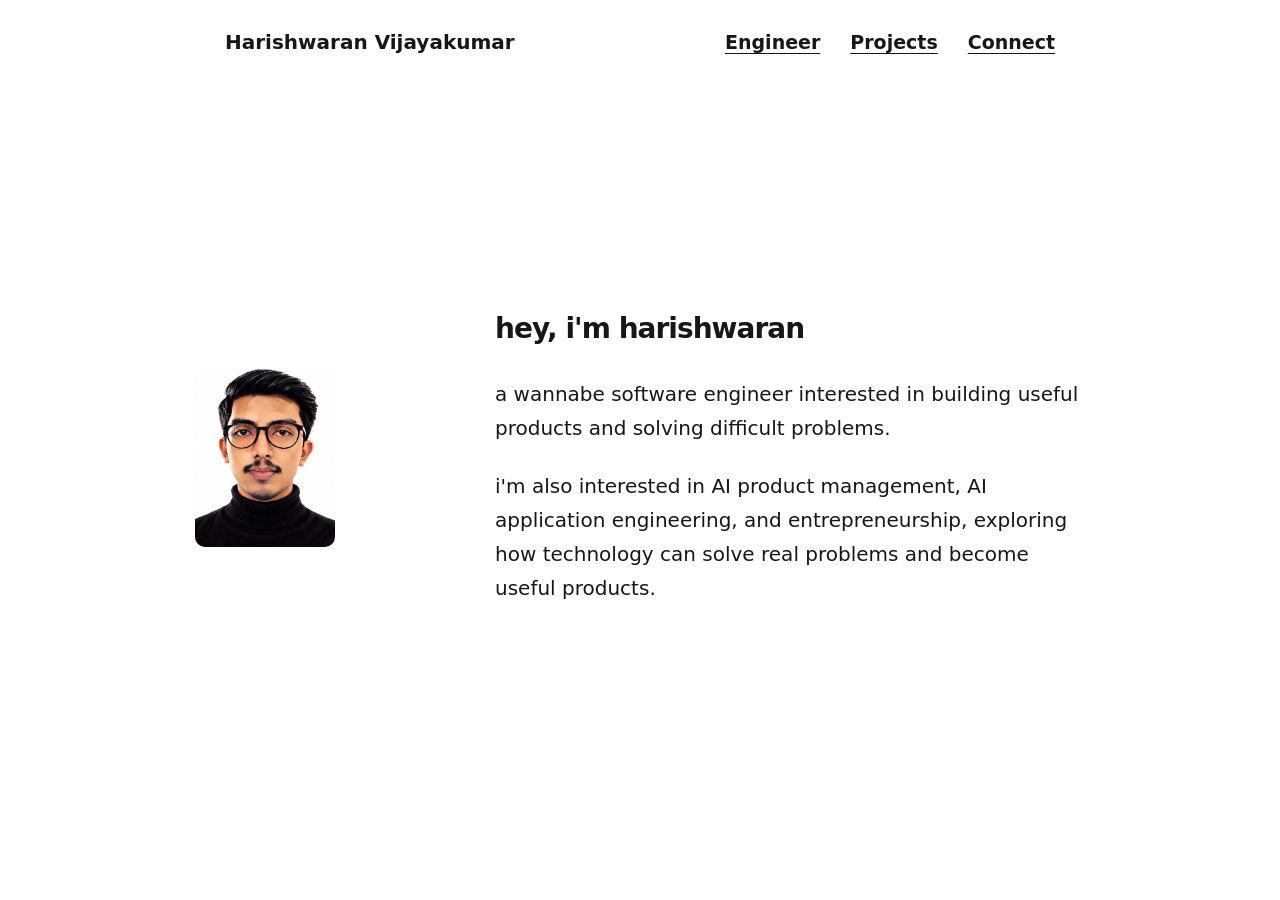
<file: index.html>
<!DOCTYPE html>
<html lang="en">
<head>
    <meta charset="UTF-8">
    <meta name="viewport" content="width=device-width, initial-scale=1.0">

    <title>Harishwaran Vijayakumar</title>
    <meta name="description" content="An aspiring software engineer interested in building useful products, solving difficult problems, AI product management, AI application engineering, and entrepreneurship.">

    <link rel="stylesheet" href="styles.css">

    <link rel="preconnect" href="https://fonts.googleapis.com">
    <link rel="preconnect" href="https://fonts.gstatic.com" crossorigin>
    <link href="https://fonts.googleapis.com/css2?family=Inter:wght@400;500;600&display=swap" rel="stylesheet">
</head>
<body>
    <header class="site-header">
        <a class="site-name" href="index.html">Harishwaran Vijayakumar</a>

        <nav class="site-nav" aria-label="Main navigation">
            <a href="engineer.html">Engineer</a>
            <a href="projects.html">Projects</a>
            <a href="connect.html">Connect</a>
        </nav>
    </header>

    <main class="intro">
        <img
            class="profile-photo"
            src="assets/profile.jpeg"
            alt="Portrait of Harishwaran Vijayakumar"
            width="140"
            height="180"
        >

        <div class="intro-content">
            <h1>hey, i'm harishwaran</h1>

            <p>
                a wannabe software engineer interested in building useful
                products and solving difficult problems.
            </p>

            <p>
                i'm also interested in AI product management, AI application
                engineering, and entrepreneurship, exploring how technology
                can solve real problems and become useful products.
            </p>
        </div>
    </main>
</body>
</html>
</file>
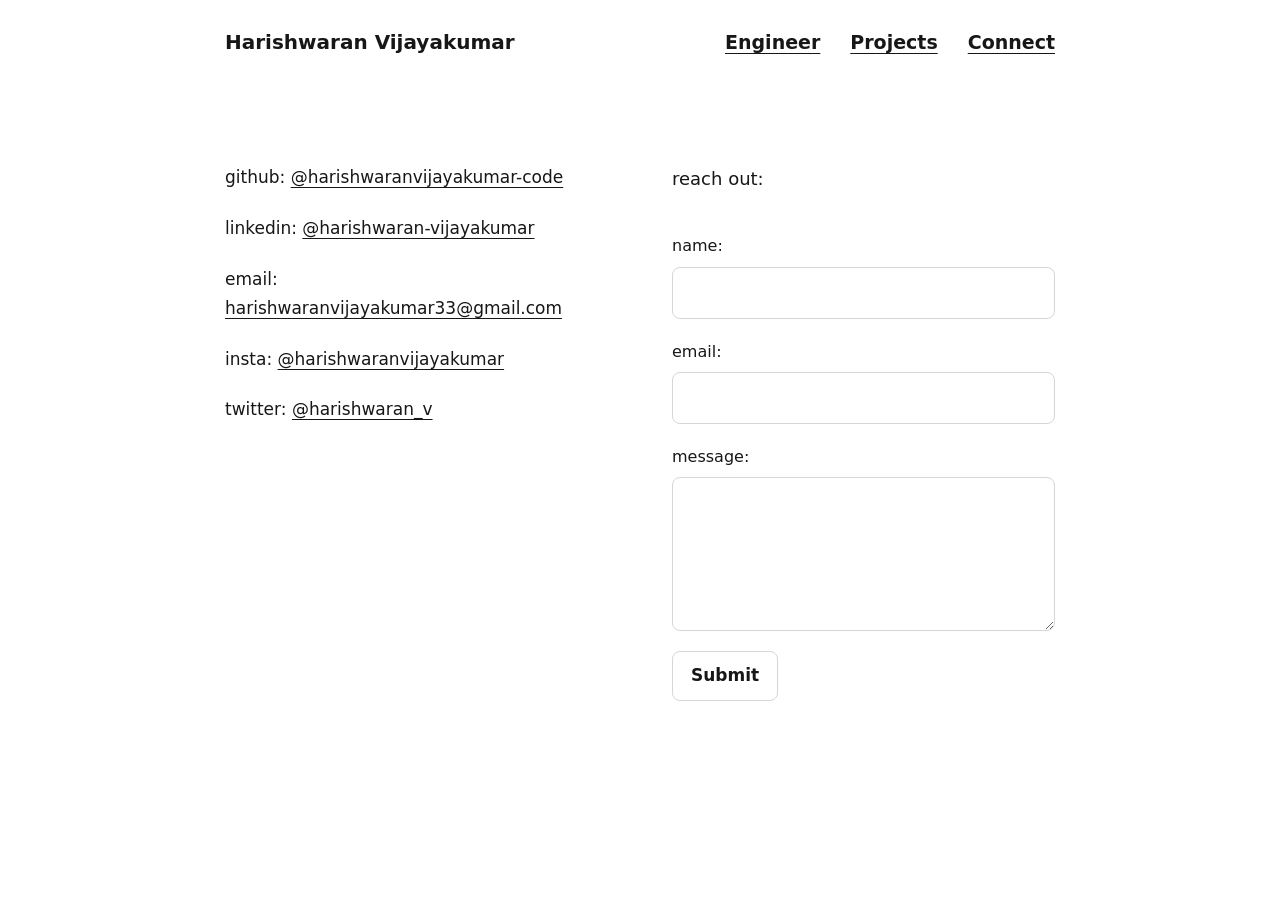
<file: connect.html>
<!DOCTYPE html>
<html lang="en">
<head>
    <meta charset="UTF-8">
    <meta name="viewport" content="width=device-width, initial-scale=1.0">
    <title>Connect | Harishwaran Vijayakumar</title>
    <link rel="stylesheet" href="styles.css">
</head>
<body>
    <header class="site-header">
        <a class="site-name" href="index.html">Harishwaran Vijayakumar</a>

        <nav class="site-nav">
            <a href="engineer.html">Engineer</a>
            <a href="projects.html">Projects</a>
            <a href="connect.html" aria-current="page">Connect</a>
        </nav>
    </header>

    <main class="page-content">
        <div class="connect-layout">
            <section class="social-links">
                <p>github: <a href="https://github.com/harishwaranvijayakumar-code" target="_blank" rel="noopener noreferrer">@harishwaranvijayakumar-code</a></p>

                <p>linkedin: <a href="https://www.linkedin.com/in/harishwaran-vijayakumar" target="_blank" rel="noopener noreferrer">@harishwaran-vijayakumar</a></p>

                <p>email: <a href="mailto:harishwaranvijayakumar33@gmail.com">harishwaranvijayakumar33@gmail.com</a></p>

                <p>insta: <a href="https://www.instagram.com/harishwaranvijayakumar" target="_blank" rel="noopener noreferrer">@harishwaranvijayakumar</a></p>

                <p>twitter: <a href="https://x.com/harishwaran_v" target="_blank" rel="noopener noreferrer">@harishwaran_v</a></p>
            </section>

            <section class="contact-form">
                <p class="contact-heading">reach out:</p>

                <form action="mailto:harishwaranvijayakumar33@gmail.com"
                      method="post"
                      enctype="text/plain">
                    <label for="name">name:</label>
                    <input type="text" id="name" name="name" required>

                    <label for="email">email:</label>
                    <input type="email" id="email" name="email" required>

                    <label for="message">message:</label>
                    <textarea id="message" name="message" rows="5" required></textarea>

                    <button type="submit">Submit</button>
                </form>
            </section>
        </div>
    </main>
</body>
</html>
</file>
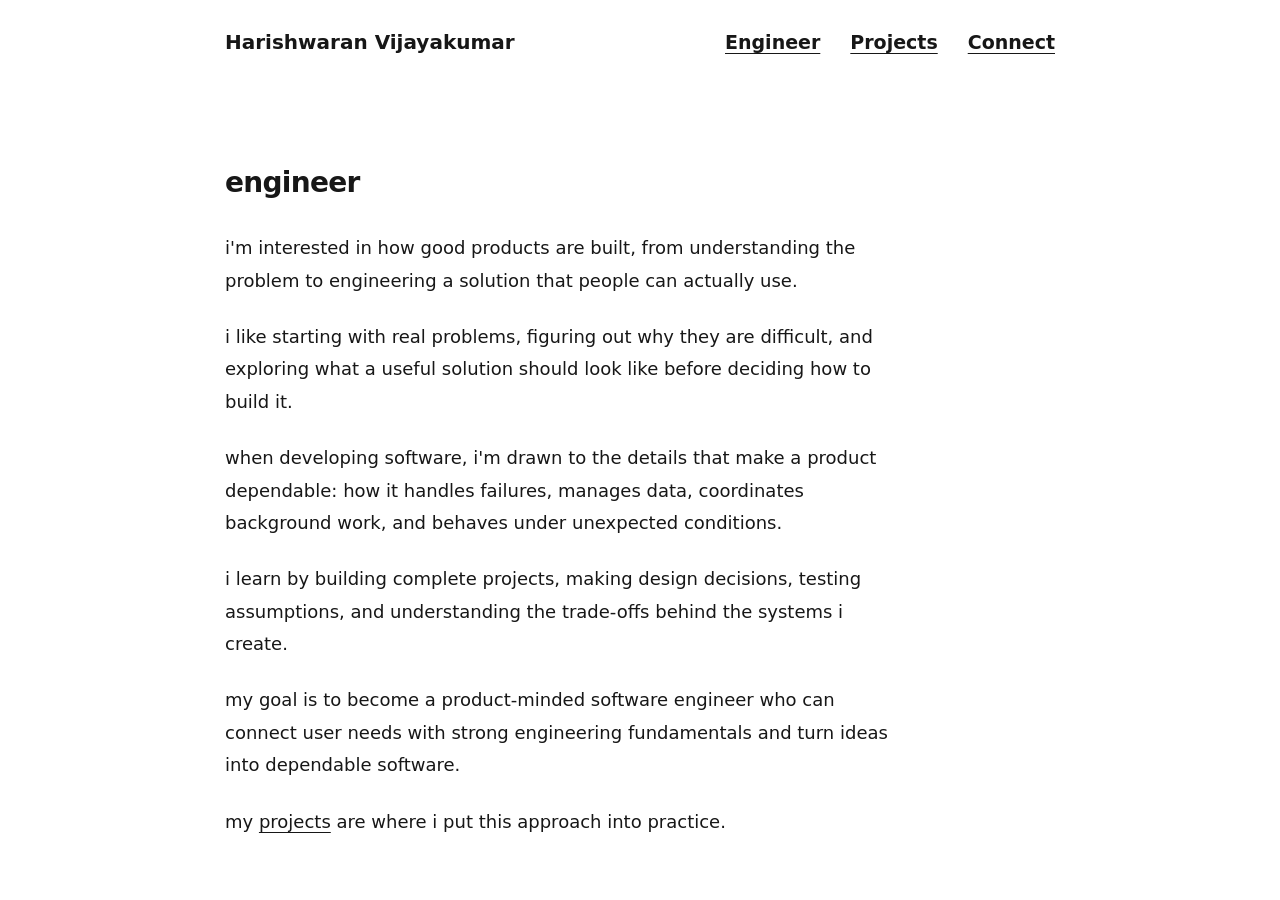
<file: engineer.html>
<!DOCTYPE html>
<html lang="en">
<head>
    <meta charset="UTF-8">
    <meta name="viewport" content="width=device-width, initial-scale=1.0">

    <title>Engineer | Harishwaran Vijayakumar</title>
    <meta name="description" content="My approach to product-minded software engineering and building dependable software.">

    <link rel="stylesheet" href="styles.css"> 

    <link rel="preconnect" href="https://fonts.googleapis.com">
    <link rel="preconnect" href="https://fonts.gstatic.com" crossorigin>
    <link href="https://fonts.googleapis.com/css2?family=Inter:wght@400;500;600&display=swap" rel="stylesheet">
</head>
<body>
    <header class="site-header">
        <a class="site-name" href="index.html">Harishwaran Vijayakumar</a>

        <nav class="site-nav">
            <a href="engineer.html" aria-current="page">Engineer</a>
            <a href="projects.html">Projects</a>
            <a href="connect.html">Connect</a>
        </nav>
    </header>

    <main class="page-content">
        <h1>engineer</h1>

        <p>
            i'm interested in how good products are built, from
            understanding the problem to engineering a solution that
            people can actually use.
        </p>

        <p>
            i like starting with real problems, figuring out why they
            are difficult, and exploring what a useful solution should
            look like before deciding how to build it.
        </p>

        <p>
            when developing software, i'm drawn to the details that
            make a product dependable: how it handles failures,
            manages data, coordinates background work, and behaves
            under unexpected conditions.
        </p>

        <p>
            i learn by building complete projects, making design
            decisions, testing assumptions, and understanding the
            trade-offs behind the systems i create.
        </p>

        <p>
            my goal is to become a product-minded software engineer
            who can connect user needs with strong engineering
            fundamentals and turn ideas into dependable software.
        </p>

        <p>
            my <a href="projects.html">projects</a> are where i put
            this approach into practice.
        </p>
    </main>
</body>
</html>
</file>
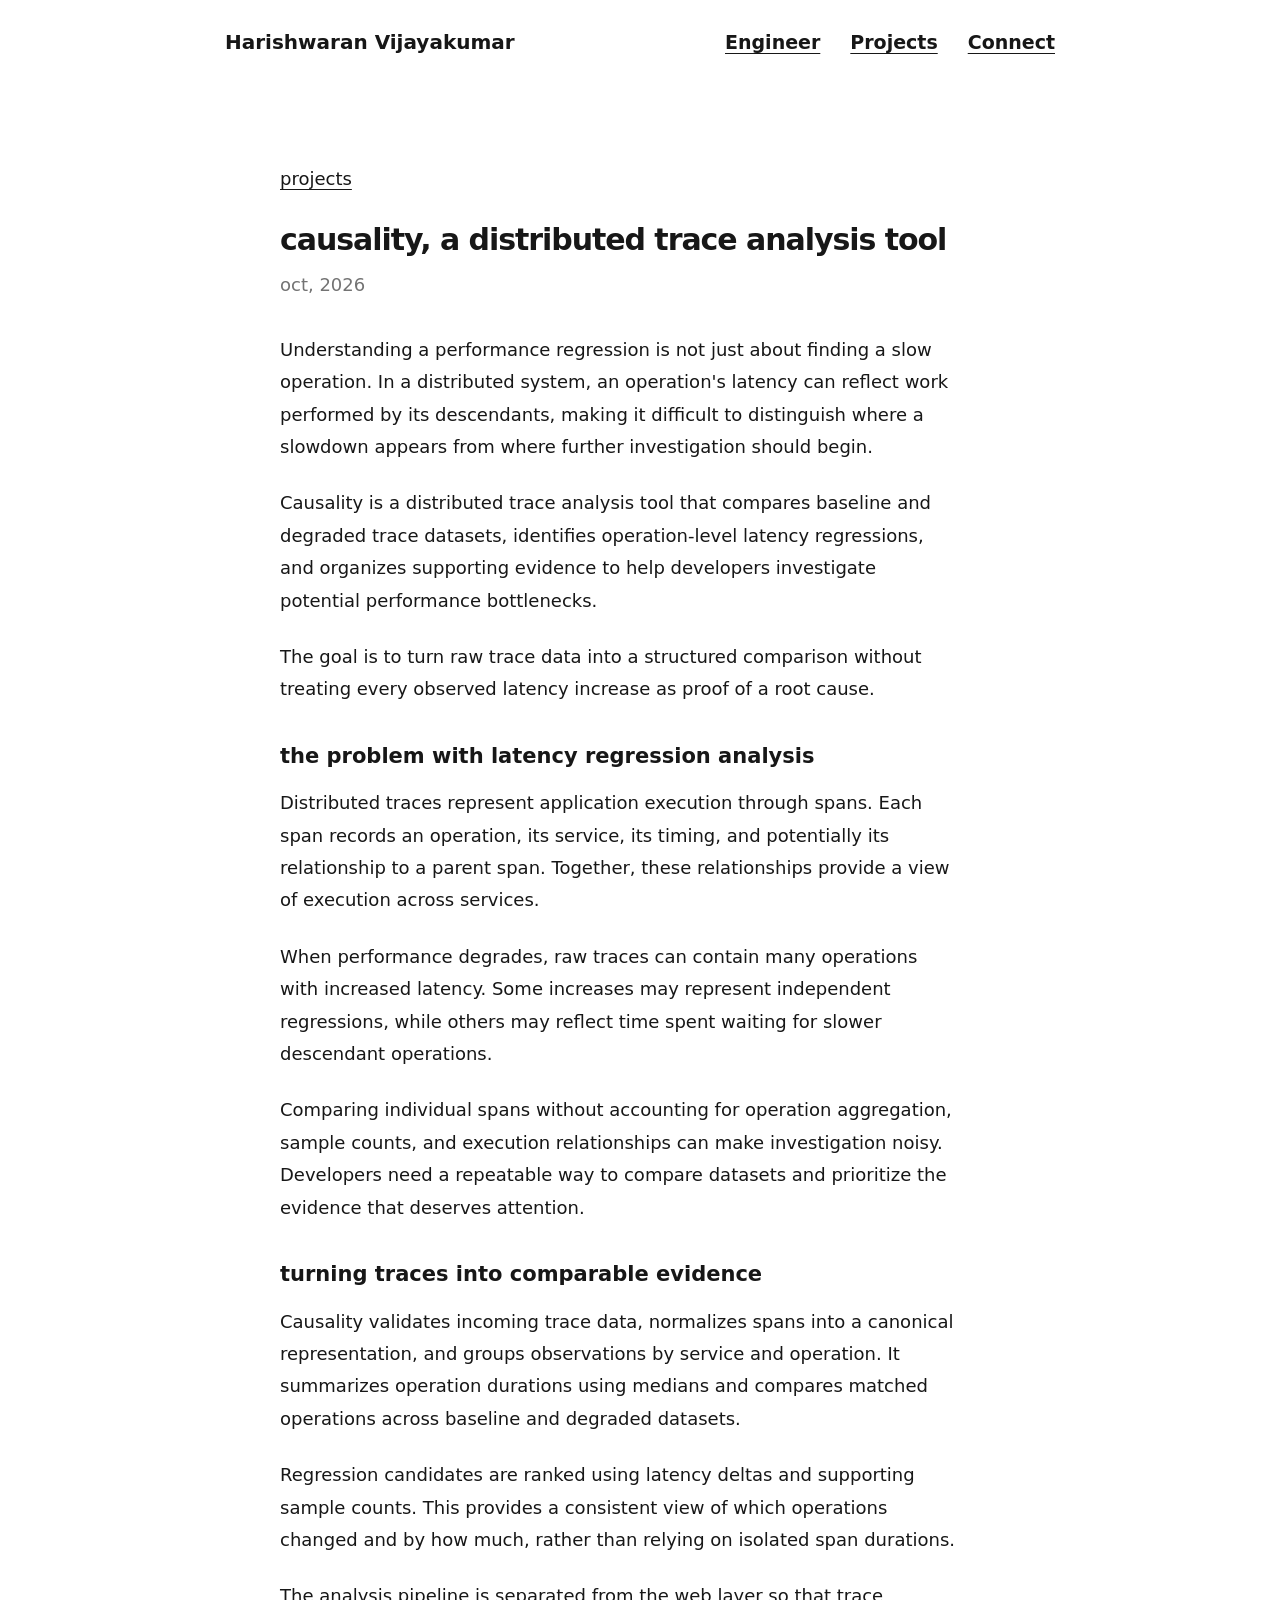
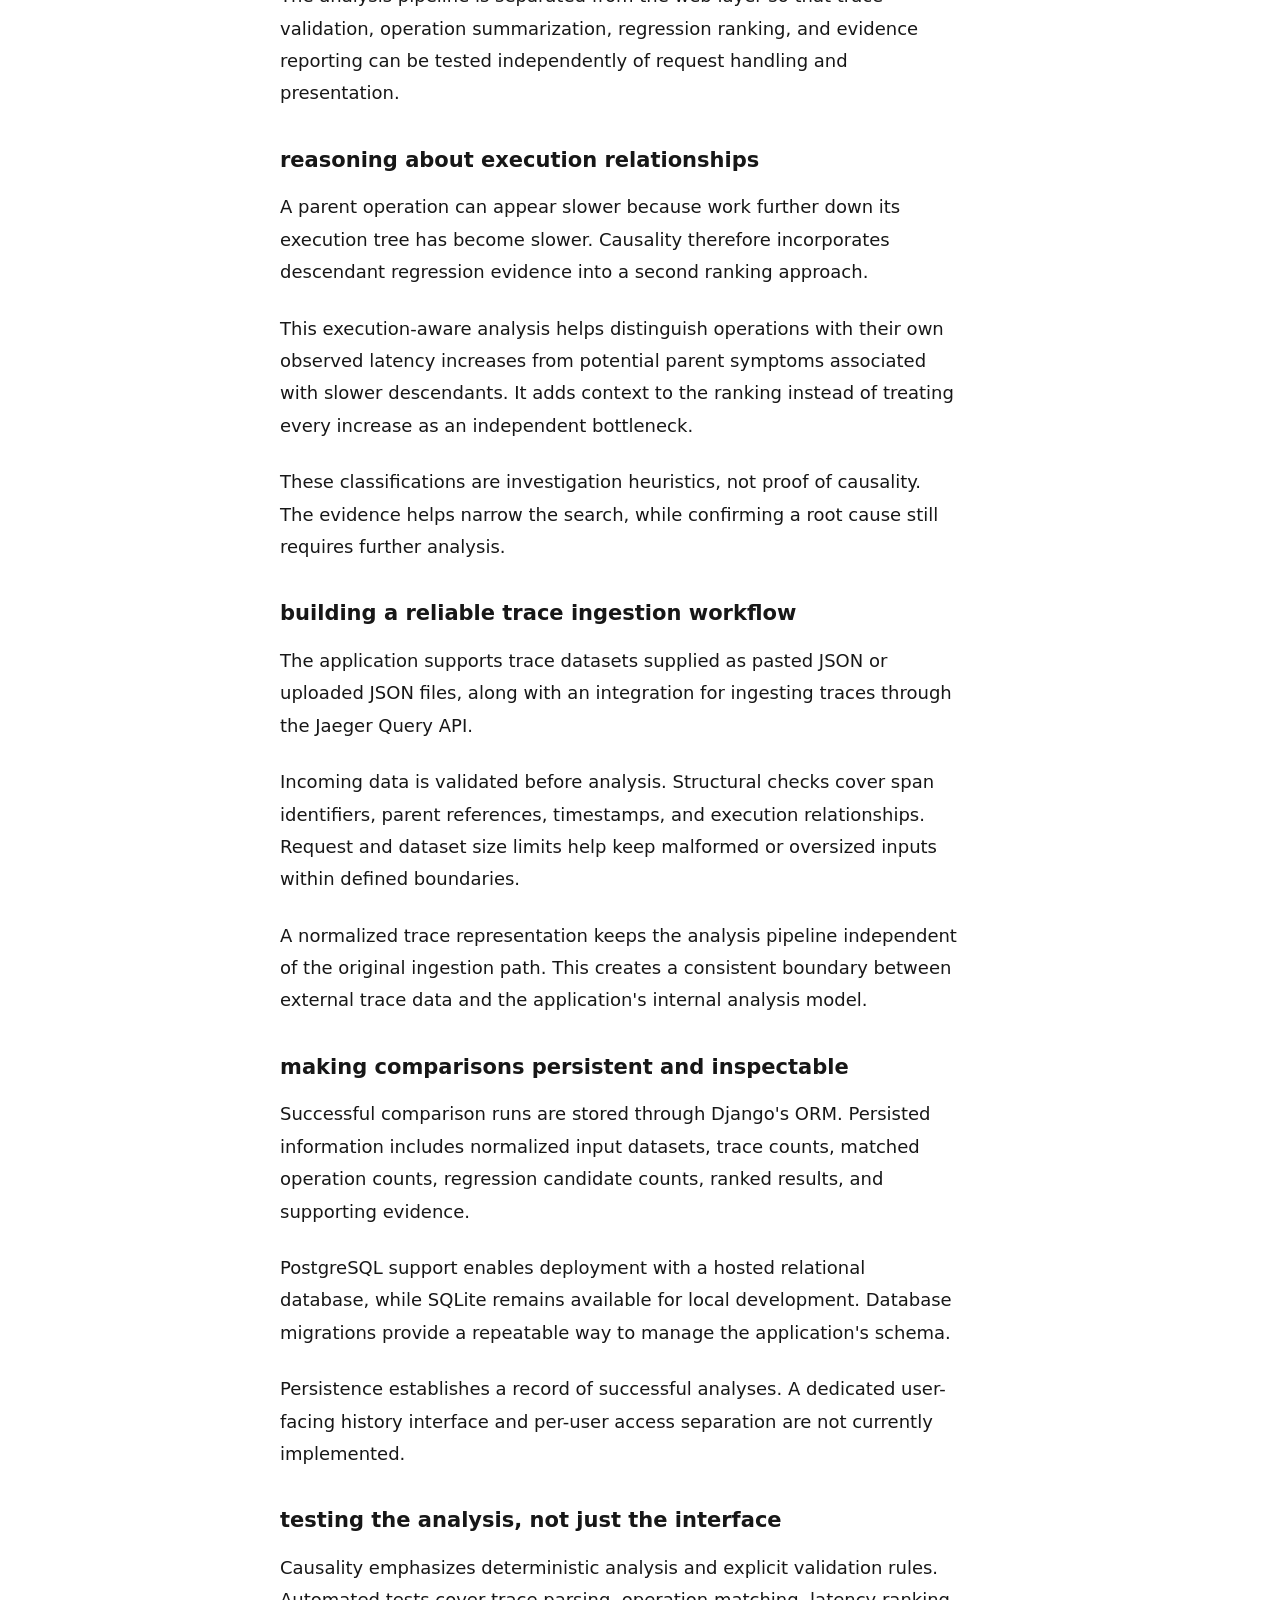
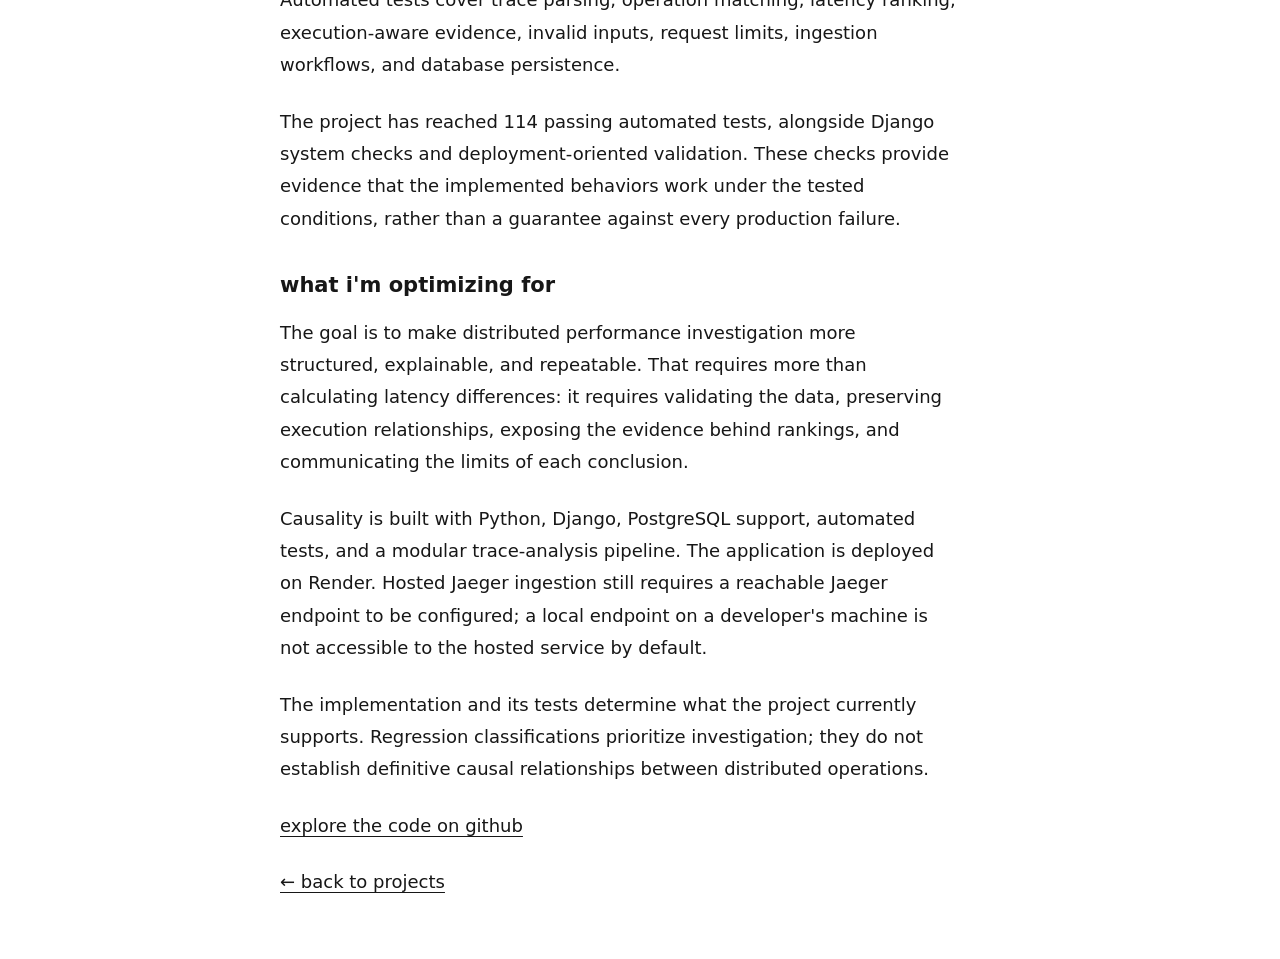
<file: projects/causality.html>
<!DOCTYPE html>
<html lang="en">
<head>
  <meta charset="UTF-8">
  <meta name="viewport" content="width=device-width, initial-scale=1">
  <meta name="description" content="Causality: an exploration of distributed tracing, latency regression analysis, execution-aware evidence, and practical backend engineering.">
  <title>Causality | Harishwaran Vijayakumar</title>
  <link rel="stylesheet" href="../styles.css">
</head>
<body>
  <header class="site-header">
    <a class="site-name" href="../index.html">Harishwaran Vijayakumar</a>

    <nav aria-label="Main navigation">
      <a href="../engineer.html">Engineer</a>
      <a href="../projects.html" aria-current="page">Projects</a>
      <a href="../connect.html">Connect</a>
    </nav>
  </header>

  <main class="page-content project-detail">
    <p><a href="../projects.html">projects</a></p>

    <h1>causality, a distributed trace analysis tool</h1>

    <p class="project-subtitle">oct, 2026</p>

    <p>
      Understanding a performance regression is not just about finding
      a slow operation. In a distributed system, an operation's latency
      can reflect work performed by its descendants, making it difficult
      to distinguish where a slowdown appears from where further
      investigation should begin.
    </p>

    <p>
      Causality is a distributed trace analysis tool that compares
      baseline and degraded trace datasets, identifies operation-level
      latency regressions, and organizes supporting evidence to help
      developers investigate potential performance bottlenecks.
    </p>

    <p>
      The goal is to turn raw trace data into a structured comparison
      without treating every observed latency increase as proof of
      a root cause.
    </p>

    <h2>the problem with latency regression analysis</h2>

    <p>
      Distributed traces represent application execution through spans.
      Each span records an operation, its service, its timing, and
      potentially its relationship to a parent span. Together, these
      relationships provide a view of execution across services.
    </p>

    <p>
      When performance degrades, raw traces can contain many operations
      with increased latency. Some increases may represent independent
      regressions, while others may reflect time spent waiting for
      slower descendant operations.
    </p>

    <p>
      Comparing individual spans without accounting for operation
      aggregation, sample counts, and execution relationships can make
      investigation noisy. Developers need a repeatable way to compare
      datasets and prioritize the evidence that deserves attention.
    </p>

    <h2>turning traces into comparable evidence</h2>

    <p>
      Causality validates incoming trace data, normalizes spans into
      a canonical representation, and groups observations by service
      and operation. It summarizes operation durations using medians
      and compares matched operations across baseline and degraded
      datasets.
    </p>

    <p>
      Regression candidates are ranked using latency deltas and
      supporting sample counts. This provides a consistent view of
      which operations changed and by how much, rather than relying
      on isolated span durations.
    </p>

    <p>
      The analysis pipeline is separated from the web layer so that
      trace validation, operation summarization, regression ranking,
      and evidence reporting can be tested independently of request
      handling and presentation.
    </p>

    <h2>reasoning about execution relationships</h2>

    <p>
      A parent operation can appear slower because work further down
      its execution tree has become slower. Causality therefore
      incorporates descendant regression evidence into a second
      ranking approach.
    </p>

    <p>
      This execution-aware analysis helps distinguish operations with
      their own observed latency increases from potential parent
      symptoms associated with slower descendants. It adds context
      to the ranking instead of treating every increase as an
      independent bottleneck.
    </p>

    <p>
      These classifications are investigation heuristics, not proof
      of causality. The evidence helps narrow the search, while
      confirming a root cause still requires further analysis.
    </p>

    <h2>building a reliable trace ingestion workflow</h2>

    <p>
      The application supports trace datasets supplied as pasted JSON
      or uploaded JSON files, along with an integration for ingesting
      traces through the Jaeger Query API.
    </p>

    <p>
      Incoming data is validated before analysis. Structural checks
      cover span identifiers, parent references, timestamps, and
      execution relationships. Request and dataset size limits help
      keep malformed or oversized inputs within defined boundaries.
    </p>

    <p>
      A normalized trace representation keeps the analysis pipeline
      independent of the original ingestion path. This creates a
      consistent boundary between external trace data and the
      application's internal analysis model.
    </p>

    <h2>making comparisons persistent and inspectable</h2>

    <p>
      Successful comparison runs are stored through Django's ORM.
      Persisted information includes normalized input datasets,
      trace counts, matched operation counts, regression candidate
      counts, ranked results, and supporting evidence.
    </p>

    <p>
      PostgreSQL support enables deployment with a hosted relational
      database, while SQLite remains available for local development.
      Database migrations provide a repeatable way to manage the
      application's schema.
    </p>

    <p>
      Persistence establishes a record of successful analyses.
      A dedicated user-facing history interface and per-user access
      separation are not currently implemented.
    </p>

    <h2>testing the analysis, not just the interface</h2>

    <p>
      Causality emphasizes deterministic analysis and explicit
      validation rules. Automated tests cover trace parsing,
      operation matching, latency ranking, execution-aware evidence,
      invalid inputs, request limits, ingestion workflows, and
      database persistence.
    </p>

    <p>
      The project has reached 114 passing automated tests, alongside
      Django system checks and deployment-oriented validation.
      These checks provide evidence that the implemented behaviors
      work under the tested conditions, rather than a guarantee
      against every production failure.
    </p>

    <h2>what i'm optimizing for</h2>

    <p>
      The goal is to make distributed performance investigation
      more structured, explainable, and repeatable. That requires
      more than calculating latency differences: it requires
      validating the data, preserving execution relationships,
      exposing the evidence behind rankings, and communicating
      the limits of each conclusion.
    </p>

    <p>
      Causality is built with Python, Django, PostgreSQL support,
      automated tests, and a modular trace-analysis pipeline.
      The application is deployed on Render. Hosted Jaeger ingestion
      still requires a reachable Jaeger endpoint to be configured;
      a local endpoint on a developer's machine is not accessible
      to the hosted service by default.
    </p>

    <p>
      The implementation and its tests determine what the project
      currently supports. Regression classifications prioritize
      investigation; they do not establish definitive causal
      relationships between distributed operations.
    </p>

    <p>
      <a href="https://github.com/harishwaranvijayakumar-code/causality"
         target="_blank"
         rel="noopener noreferrer">
        explore the code on github
      </a>
    </p>

    <p><a href="../projects.html">← back to projects</a></p>
  </main>
</body>
</html>
</file>
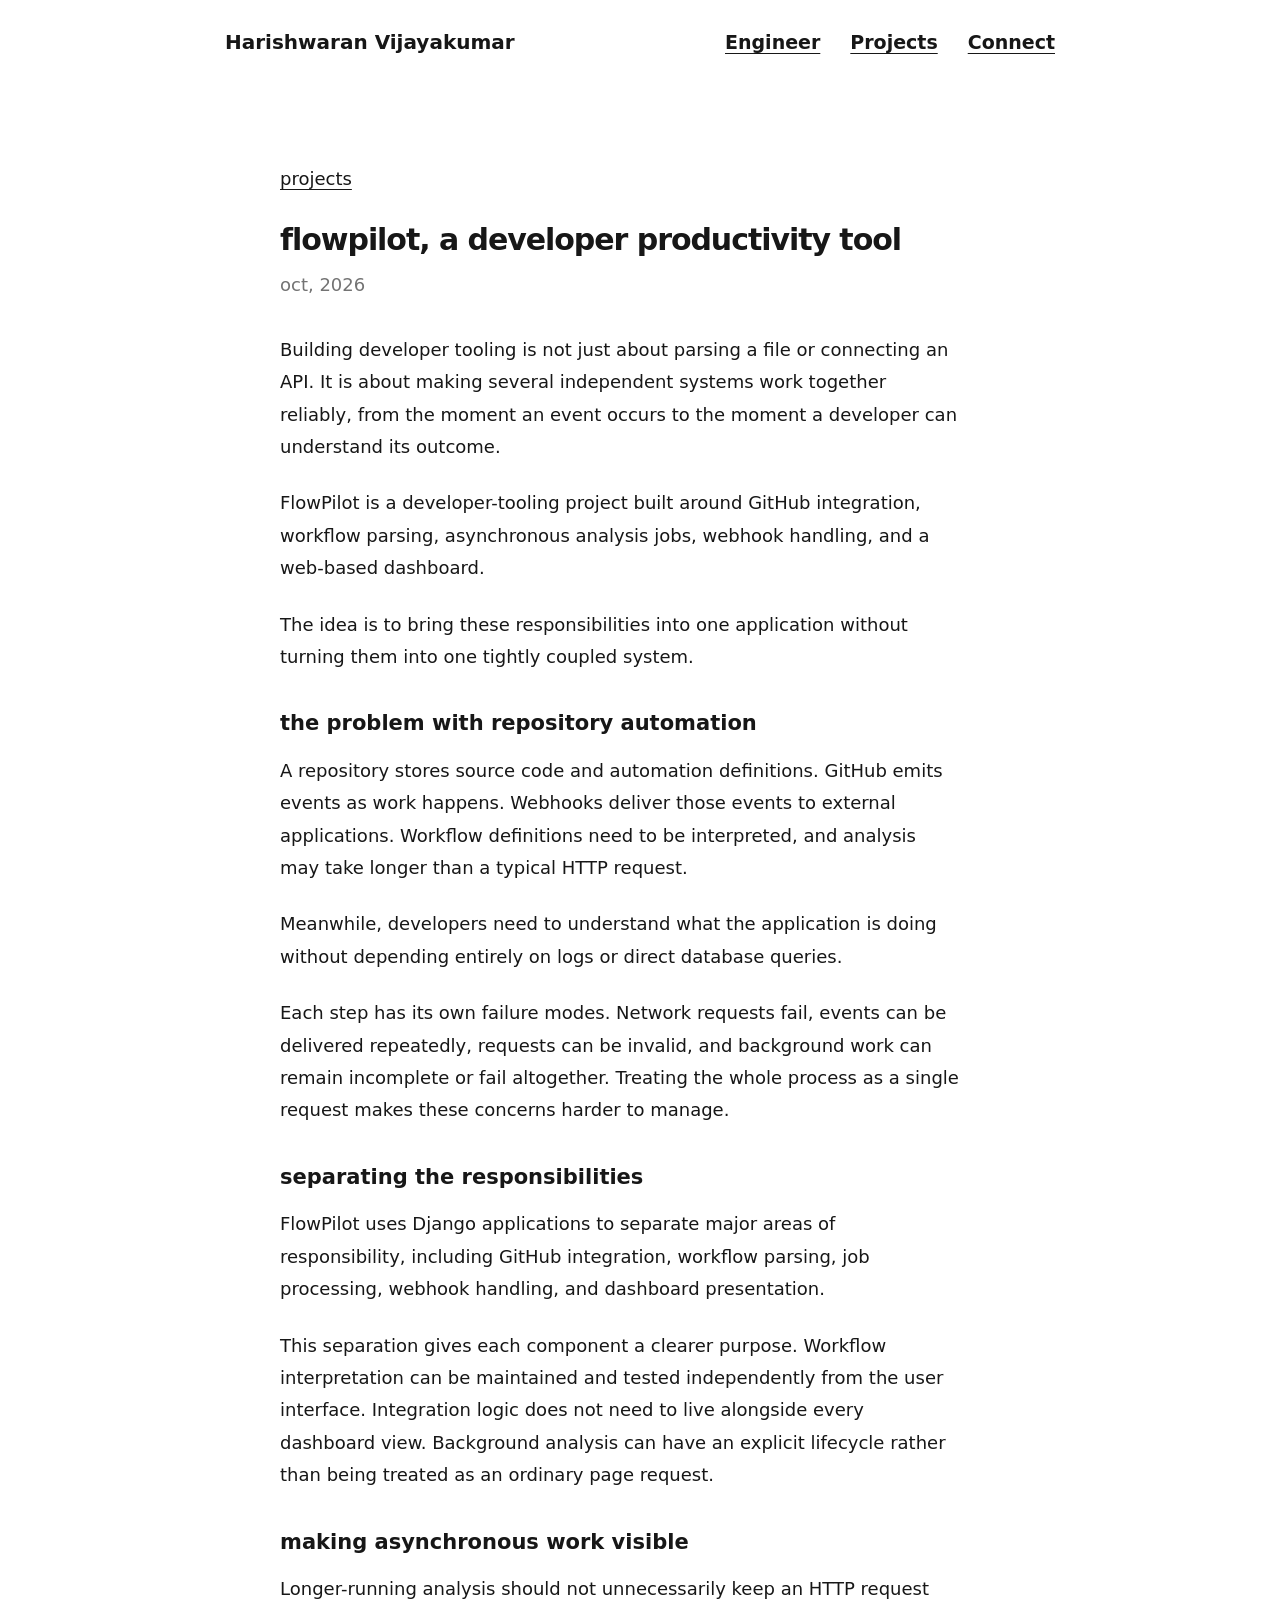
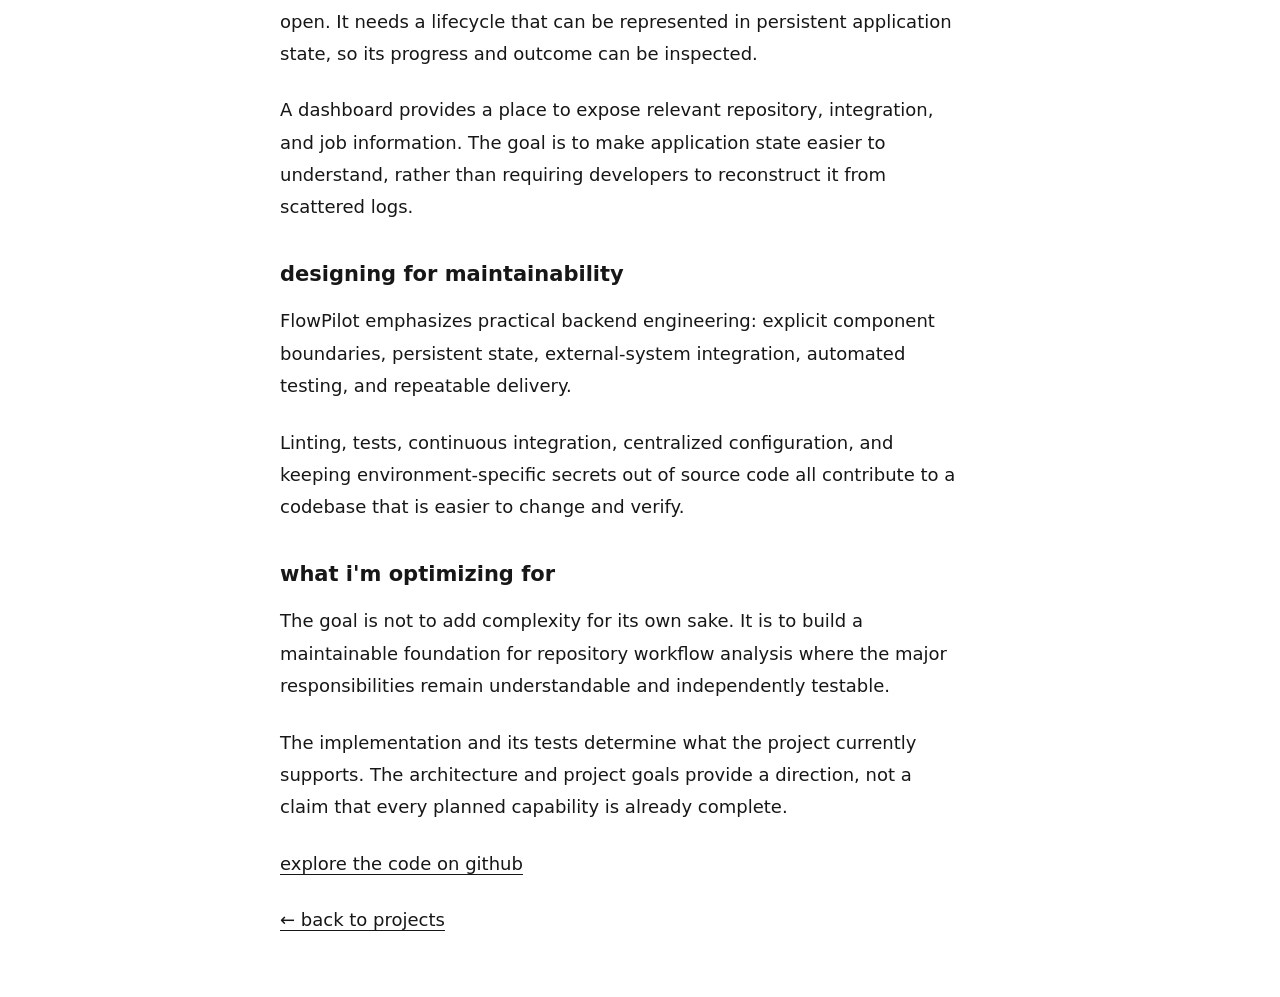
<file: projects/flowpilot.html>
<!DOCTYPE html>
<html lang="en">
<head>
  <meta charset="UTF-8">
  <meta name="viewport" content="width=device-width, initial-scale=1">
  <meta name="description" content="FlowPilot: an exploration of GitHub integration, workflow analysis, asynchronous jobs, and practical backend engineering.">
  <title>FlowPilot | Harishwaran Vijayakumar</title>
  <link rel="stylesheet" href="../styles.css">
</head>
<body>
  <header class="site-header">
    <a class="site-name" href="../index.html">Harishwaran Vijayakumar</a>

    <nav aria-label="Main navigation">
      <a href="../engineer.html">Engineer</a>
      <a href="../projects.html" aria-current="page">Projects</a>
      <a href="../connect.html">Connect</a>
    </nav>
  </header>

  <main class="page-content project-detail">
    <p><a href="../projects.html">projects</a></p>

    <h1>flowpilot, a developer productivity tool</h1>

    <p class="project-subtitle">oct, 2026</p>

    <p>
      Building developer tooling is not just about parsing a file or
      connecting an API. It is about making several independent systems
      work together reliably, from the moment an event occurs to the
      moment a developer can understand its outcome.
    </p>

    <p>
      FlowPilot is a developer-tooling project built around GitHub
      integration, workflow parsing, asynchronous analysis jobs,
      webhook handling, and a web-based dashboard.
    </p>

    <p>
      The idea is to bring these responsibilities into one application
      without turning them into one tightly coupled system.
    </p>

    <h2>the problem with repository automation</h2>

    <p>
      A repository stores source code and automation definitions.
      GitHub emits events as work happens. Webhooks deliver those
      events to external applications. Workflow definitions need to
      be interpreted, and analysis may take longer than a typical
      HTTP request.
    </p>

    <p>
      Meanwhile, developers need to understand what the application
      is doing without depending entirely on logs or direct database
      queries.
    </p>

    <p>
      Each step has its own failure modes. Network requests fail,
      events can be delivered repeatedly, requests can be invalid,
      and background work can remain incomplete or fail altogether.
      Treating the whole process as a single request makes these
      concerns harder to manage.
    </p>

    <h2>separating the responsibilities</h2>

    <p>
      FlowPilot uses Django applications to separate major areas of
      responsibility, including GitHub integration, workflow parsing,
      job processing, webhook handling, and dashboard presentation.
    </p>

    <p>
      This separation gives each component a clearer purpose. Workflow
      interpretation can be maintained and tested independently from
      the user interface. Integration logic does not need to live
      alongside every dashboard view. Background analysis can have
      an explicit lifecycle rather than being treated as an ordinary
      page request.
    </p>

    <h2>making asynchronous work visible</h2>

    <p>
      Longer-running analysis should not unnecessarily keep an HTTP
      request open. It needs a lifecycle that can be represented in
      persistent application state, so its progress and outcome can
      be inspected.
    </p>

    <p>
      A dashboard provides a place to expose relevant repository,
      integration, and job information. The goal is to make application
      state easier to understand, rather than requiring developers
      to reconstruct it from scattered logs.
    </p>

    <h2>designing for maintainability</h2>

    <p>
      FlowPilot emphasizes practical backend engineering: explicit
      component boundaries, persistent state, external-system
      integration, automated testing, and repeatable delivery.
    </p>

    <p>
      Linting, tests, continuous integration, centralized configuration,
      and keeping environment-specific secrets out of source code
      all contribute to a codebase that is easier to change and verify.
    </p>

    <h2>what i'm optimizing for</h2>

    <p>
      The goal is not to add complexity for its own sake. It is to
      build a maintainable foundation for repository workflow analysis
      where the major responsibilities remain understandable and
      independently testable.
    </p>

    <p>
      The implementation and its tests determine what the project
      currently supports. The architecture and project goals provide
      a direction, not a claim that every planned capability is
      already complete.
    </p>

    <p>
      <a href="https://github.com/harishwaranvijayakumar-code/flowpilot"
         target="_blank"
         rel="noopener noreferrer">
        explore the code on github
      </a>
    </p>

    <p><a href="../projects.html">← back to projects</a></p>
  </main>
</body>
</html>
</file>
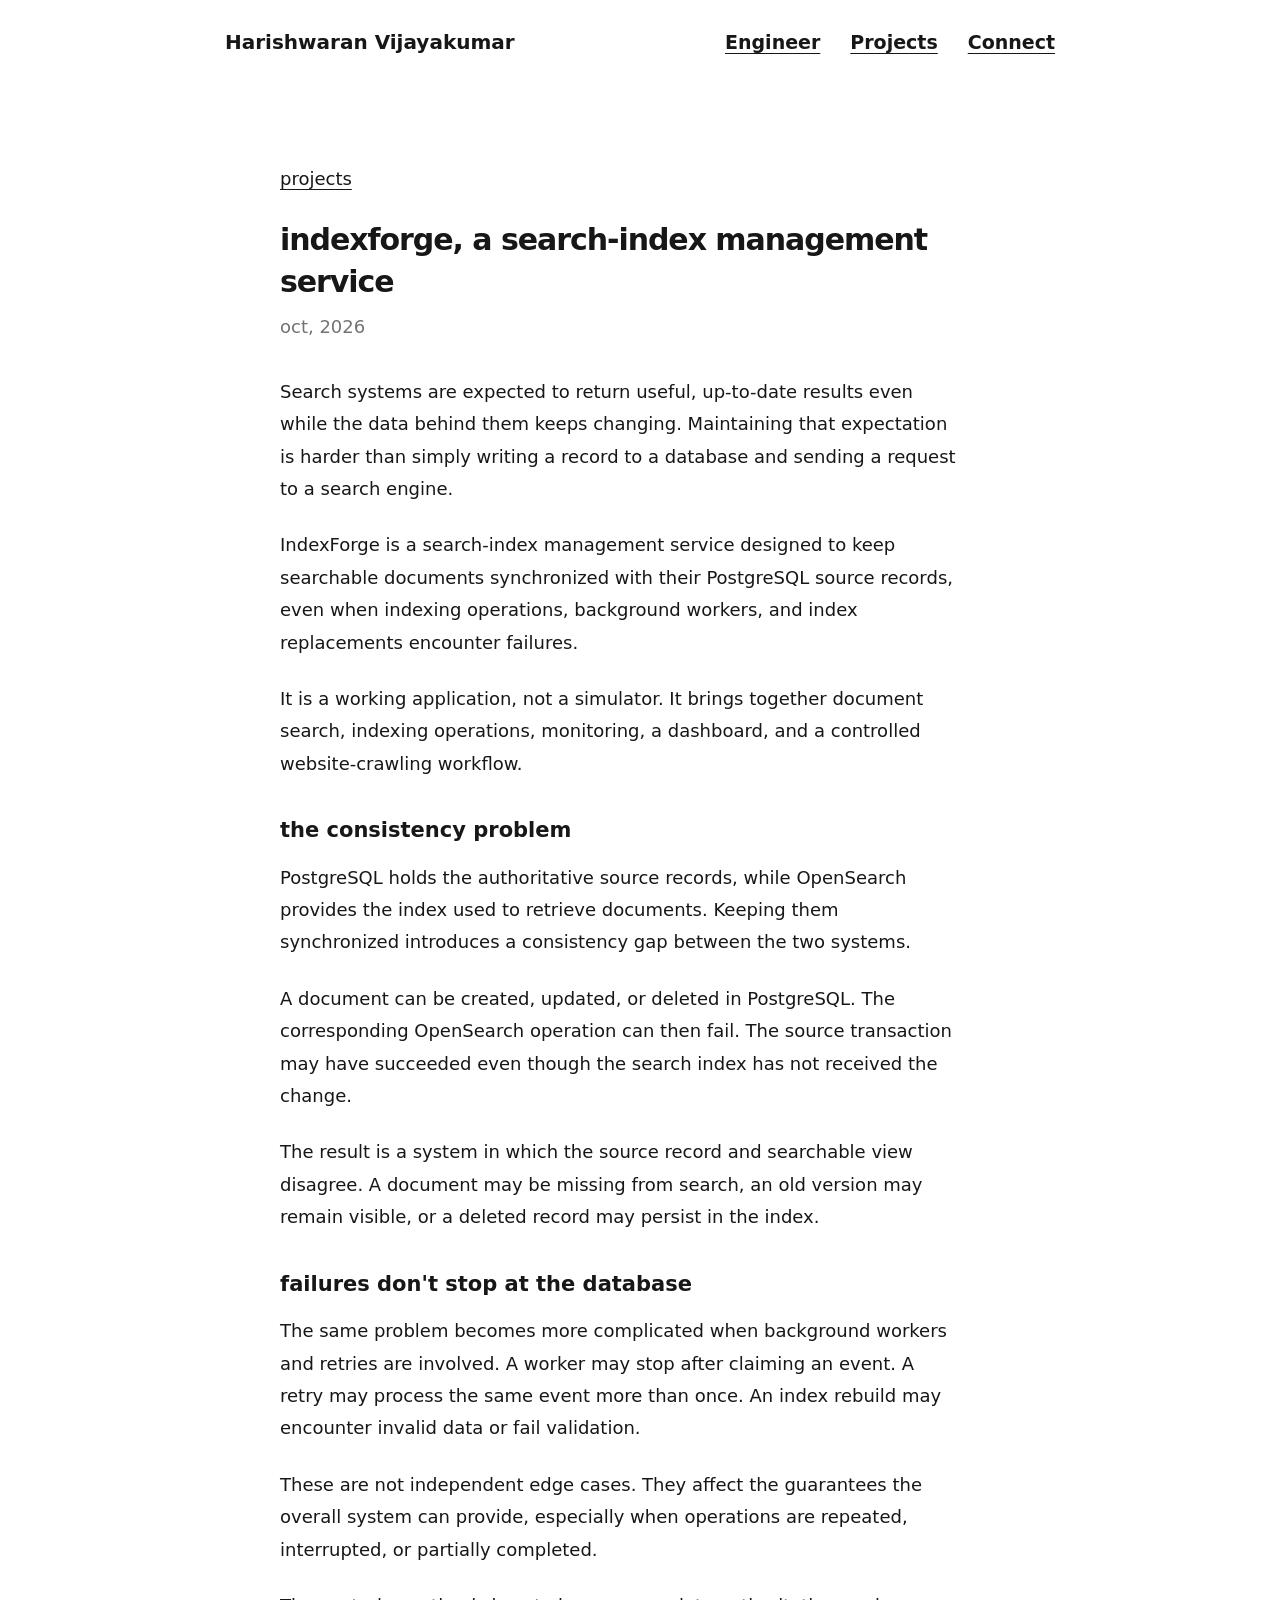
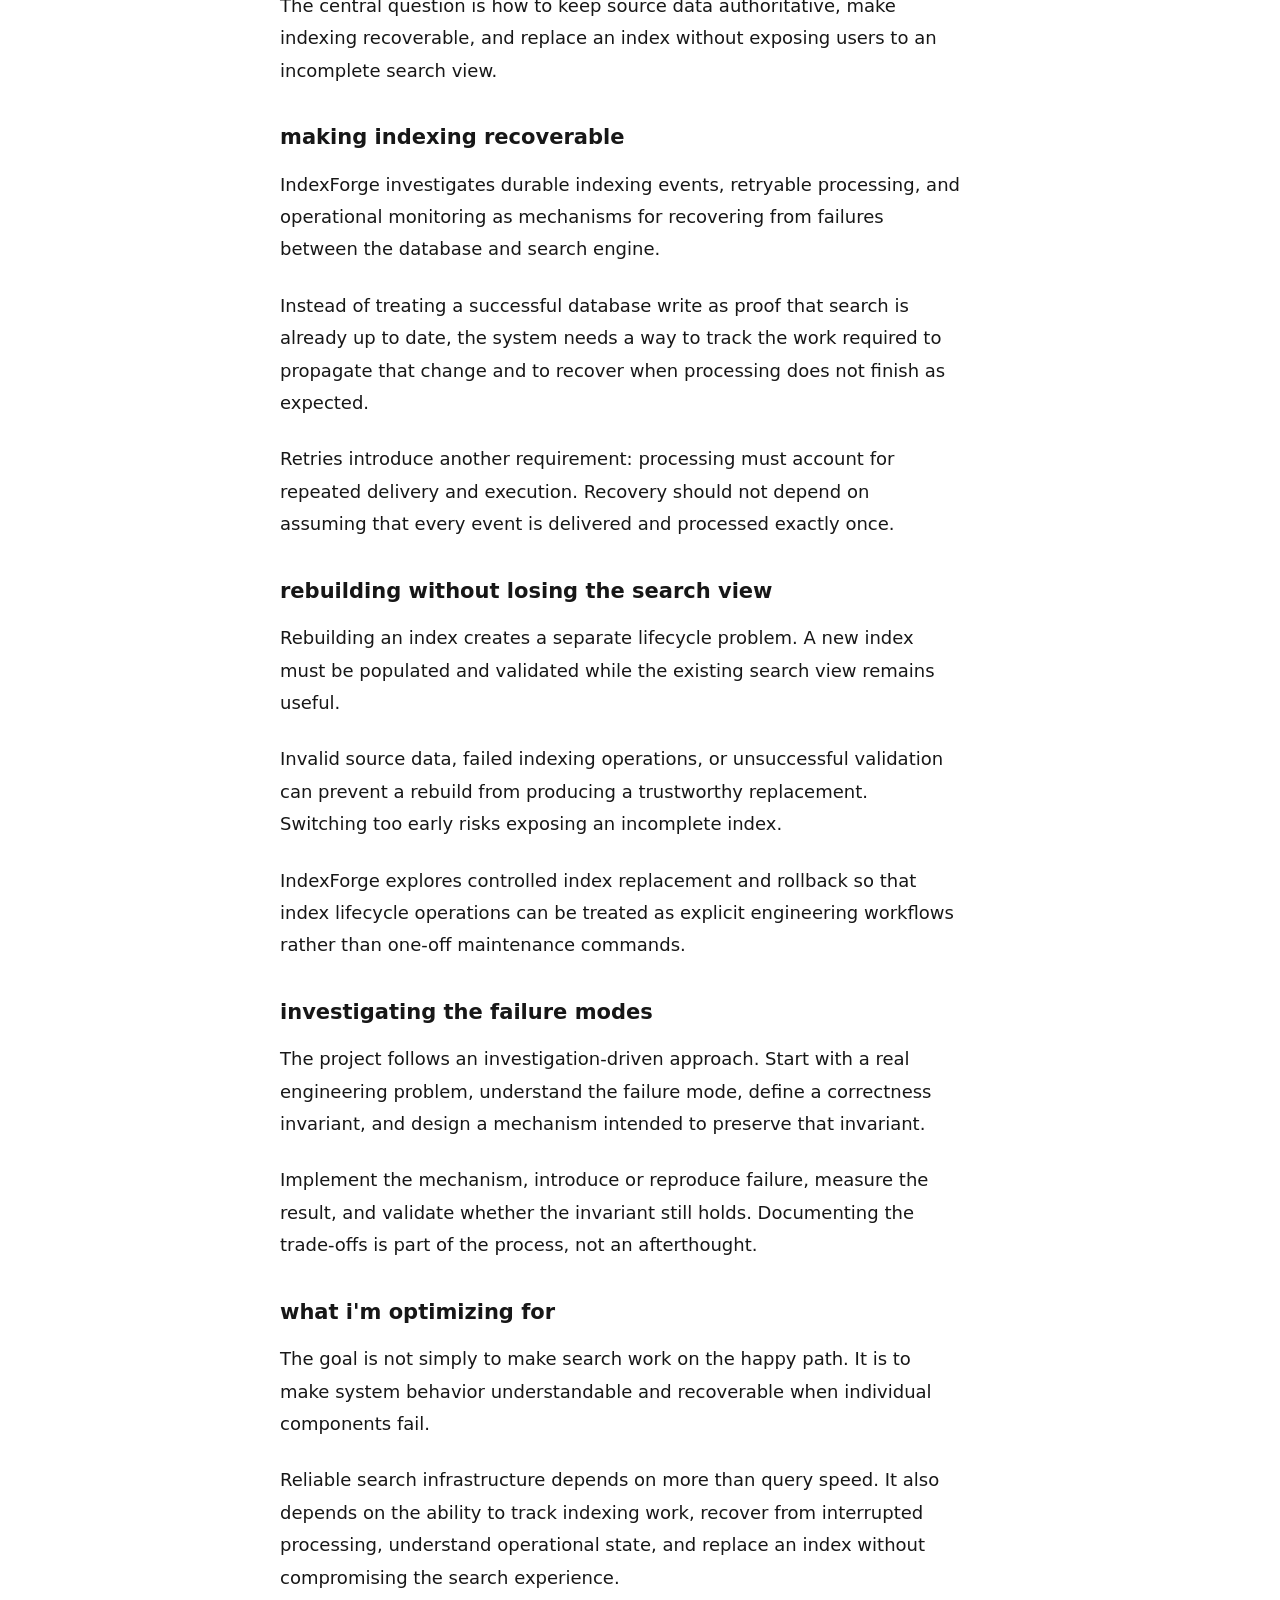
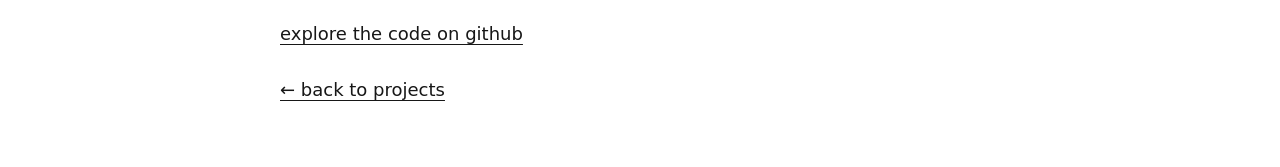
<file: projects/indexforge.html>
<!DOCTYPE html>
<html lang="en">
<head>
  <meta charset="UTF-8">
  <meta name="viewport" content="width=device-width, initial-scale=1">
  <meta name="description" content="IndexForge: building reliable search infrastructure with recoverable indexing and safe index replacement.">
  <title>IndexForge | Harishwaran Vijayakumar</title>
  <link rel="stylesheet" href="../styles.css">
</head>
<body>
  <header class="site-header">
    <a class="site-name" href="../index.html">Harishwaran Vijayakumar</a>

    <nav aria-label="Main navigation">
      <a href="../engineer.html">Engineer</a>
      <a href="../projects.html" aria-current="page">Projects</a>
      <a href="../connect.html">Connect</a>
    </nav>
  </header>

  <main class="page-content project-detail">
    <p><a href="../projects.html">projects</a></p>

    <h1>indexforge, a search-index management service</h1>

    <p class="project-subtitle">oct, 2026</p>

    <p>
      Search systems are expected to return useful, up-to-date results
      even while the data behind them keeps changing. Maintaining that
      expectation is harder than simply writing a record to a database
      and sending a request to a search engine.
    </p>

    <p>
      IndexForge is a search-index management service designed to keep
      searchable documents synchronized with their PostgreSQL source
      records, even when indexing operations, background workers, and
      index replacements encounter failures.
    </p>

    <p>
      It is a working application, not a simulator. It brings together
      document search, indexing operations, monitoring, a dashboard,
      and a controlled website-crawling workflow.
    </p>

    <h2>the consistency problem</h2>

    <p>
      PostgreSQL holds the authoritative source records, while OpenSearch
      provides the index used to retrieve documents. Keeping them
      synchronized introduces a consistency gap between the two systems.
    </p>

    <p>
      A document can be created, updated, or deleted in PostgreSQL.
      The corresponding OpenSearch operation can then fail. The source
      transaction may have succeeded even though the search index has
      not received the change.
    </p>

    <p>
      The result is a system in which the source record and searchable
      view disagree. A document may be missing from search, an old
      version may remain visible, or a deleted record may persist in
      the index.
    </p>

    <h2>failures don't stop at the database</h2>

    <p>
      The same problem becomes more complicated when background workers
      and retries are involved. A worker may stop after claiming an
      event. A retry may process the same event more than once. An
      index rebuild may encounter invalid data or fail validation.
    </p>

    <p>
      These are not independent edge cases. They affect the guarantees
      the overall system can provide, especially when operations are
      repeated, interrupted, or partially completed.
    </p>

    <p>
      The central question is how to keep source data authoritative,
      make indexing recoverable, and replace an index without exposing
      users to an incomplete search view.
    </p>

    <h2>making indexing recoverable</h2>

    <p>
      IndexForge investigates durable indexing events, retryable
      processing, and operational monitoring as mechanisms for
      recovering from failures between the database and search engine.
    </p>

    <p>
      Instead of treating a successful database write as proof that
      search is already up to date, the system needs a way to track
      the work required to propagate that change and to recover when
      processing does not finish as expected.
    </p>

    <p>
      Retries introduce another requirement: processing must account
      for repeated delivery and execution. Recovery should not depend
      on assuming that every event is delivered and processed exactly
      once.
    </p>

    <h2>rebuilding without losing the search view</h2>

    <p>
      Rebuilding an index creates a separate lifecycle problem. A new
      index must be populated and validated while the existing search
      view remains useful.
    </p>

    <p>
      Invalid source data, failed indexing operations, or unsuccessful
      validation can prevent a rebuild from producing a trustworthy
      replacement. Switching too early risks exposing an incomplete
      index.
    </p>

    <p>
      IndexForge explores controlled index replacement and rollback
      so that index lifecycle operations can be treated as explicit
      engineering workflows rather than one-off maintenance commands.
    </p>

    <h2>investigating the failure modes</h2>

    <p>
      The project follows an investigation-driven approach. Start
      with a real engineering problem, understand the failure mode,
      define a correctness invariant, and design a mechanism intended
      to preserve that invariant.
    </p>

    <p>
      Implement the mechanism, introduce or reproduce failure, measure
      the result, and validate whether the invariant still holds.
      Documenting the trade-offs is part of the process, not an
      afterthought.
    </p>

    <h2>what i'm optimizing for</h2>

    <p>
      The goal is not simply to make search work on the happy path.
      It is to make system behavior understandable and recoverable
      when individual components fail.
    </p>

    <p>
      Reliable search infrastructure depends on more than query speed.
      It also depends on the ability to track indexing work, recover
      from interrupted processing, understand operational state, and
      replace an index without compromising the search experience.
    </p>

    <p>
      <a href="https://github.com/harishwaranvijayakumar-code/indexforge"
         target="_blank"
         rel="noopener noreferrer">
        explore the code on github
      </a>
    </p>

    <p><a href="../projects.html">← back to projects</a></p>
  </main>
</body>
</html>
</file>
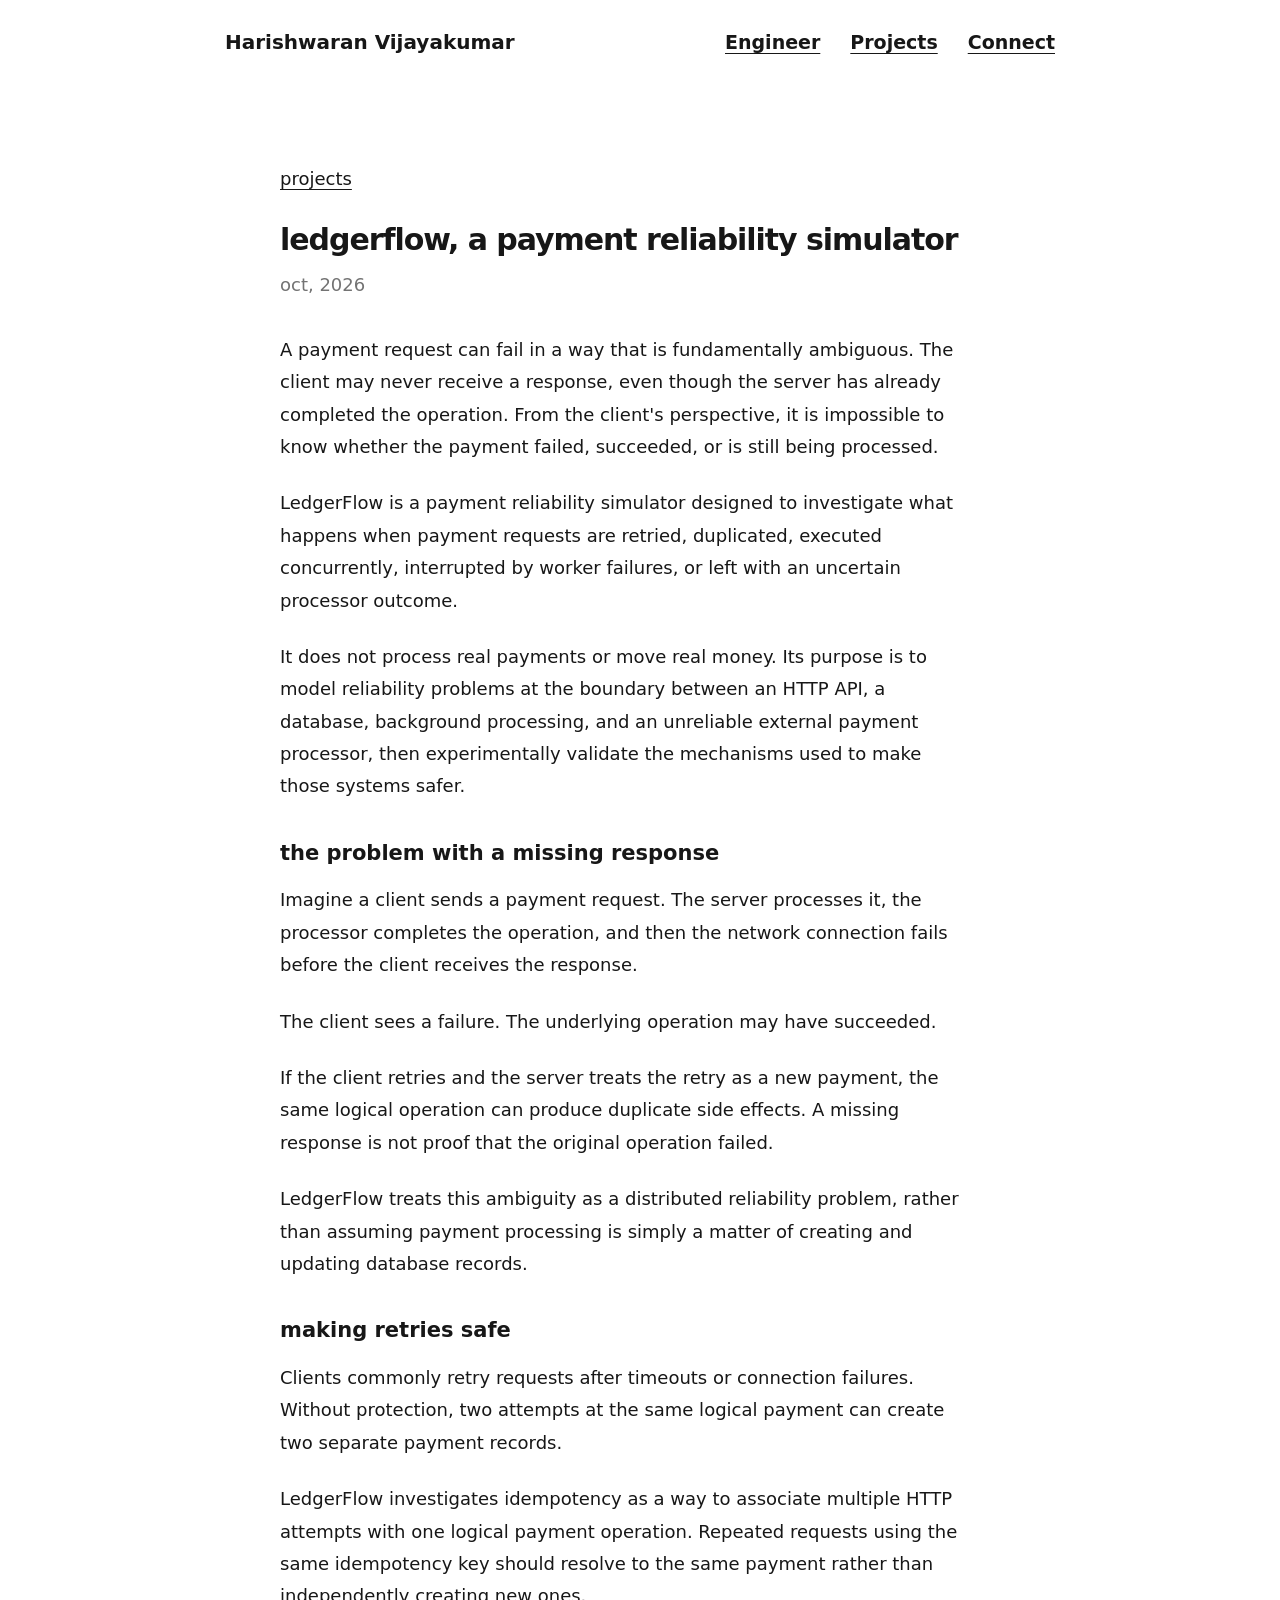
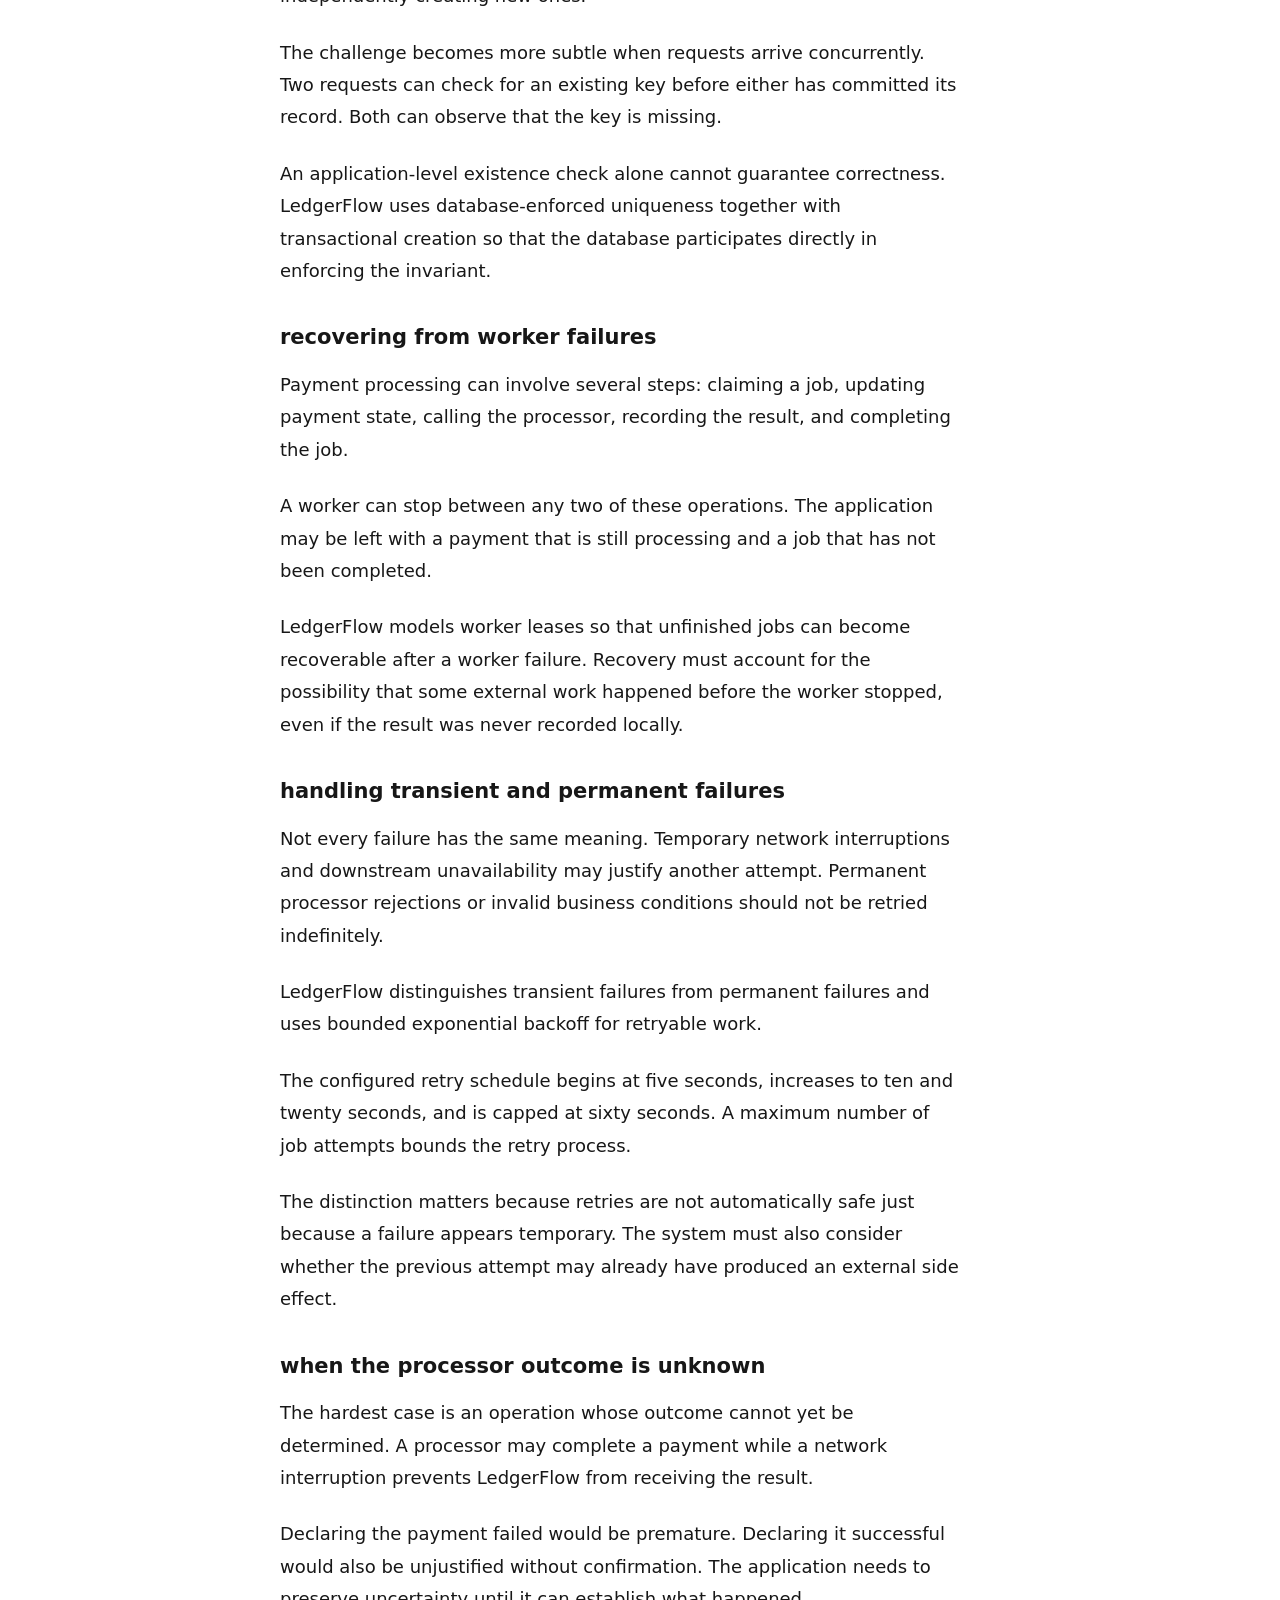
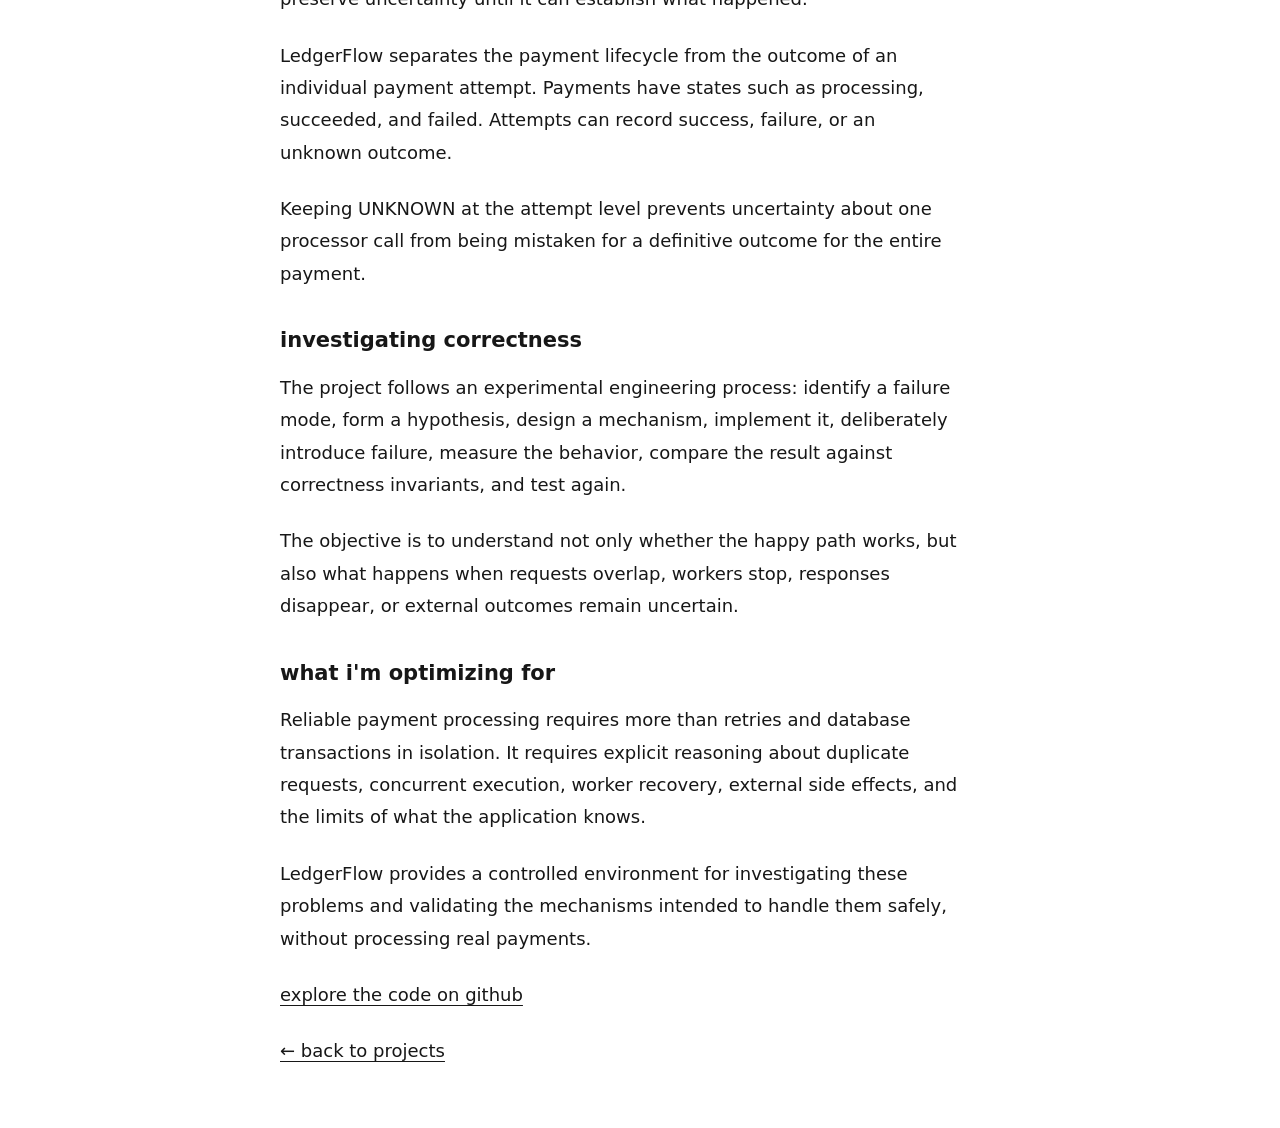
<file: projects/ledgerflow.html>
<!DOCTYPE html>
<html lang="en">
<head>
  <meta charset="UTF-8">
  <meta name="viewport" content="width=device-width, initial-scale=1">
  <meta name="description" content="LedgerFlow explores payment reliability, idempotency, concurrency, worker recovery, retries, and uncertain processor outcomes.">
  <title>LedgerFlow | Harishwaran Vijayakumar</title>
  <link rel="stylesheet" href="../styles.css">
</head>
<body>
  <header class="site-header">
    <a class="site-name" href="../index.html">Harishwaran Vijayakumar</a>

    <nav aria-label="Main navigation">
      <a href="../engineer.html">Engineer</a>
      <a href="../projects.html" aria-current="page">Projects</a>
      <a href="../connect.html">Connect</a>
    </nav>
  </header>

  <main class="page-content project-detail">
    <p><a href="../projects.html">projects</a></p>

    <h1>ledgerflow, a payment reliability simulator</h1>

    <p class="project-subtitle">oct, 2026</p>

    <p>
      A payment request can fail in a way that is fundamentally
      ambiguous. The client may never receive a response, even though
      the server has already completed the operation. From the client's
      perspective, it is impossible to know whether the payment failed,
      succeeded, or is still being processed.
    </p>

    <p>
      LedgerFlow is a payment reliability simulator designed to
      investigate what happens when payment requests are retried,
      duplicated, executed concurrently, interrupted by worker failures,
      or left with an uncertain processor outcome.
    </p>

    <p>
      It does not process real payments or move real money. Its purpose
      is to model reliability problems at the boundary between an HTTP
      API, a database, background processing, and an unreliable external
      payment processor, then experimentally validate the mechanisms
      used to make those systems safer.
    </p>

    <h2>the problem with a missing response</h2>

    <p>
      Imagine a client sends a payment request. The server processes
      it, the processor completes the operation, and then the network
      connection fails before the client receives the response.
    </p>

    <p>
      The client sees a failure. The underlying operation may have
      succeeded.
    </p>

    <p>
      If the client retries and the server treats the retry as a new
      payment, the same logical operation can produce duplicate
      side effects. A missing response is not proof that the original
      operation failed.
    </p>

    <p>
      LedgerFlow treats this ambiguity as a distributed reliability
      problem, rather than assuming payment processing is simply a
      matter of creating and updating database records.
    </p>

    <h2>making retries safe</h2>

    <p>
      Clients commonly retry requests after timeouts or connection
      failures. Without protection, two attempts at the same logical
      payment can create two separate payment records.
    </p>

    <p>
      LedgerFlow investigates idempotency as a way to associate
      multiple HTTP attempts with one logical payment operation.
      Repeated requests using the same idempotency key should resolve
      to the same payment rather than independently creating new ones.
    </p>

    <p>
      The challenge becomes more subtle when requests arrive
      concurrently. Two requests can check for an existing key before
      either has committed its record. Both can observe that the key
      is missing.
    </p>

    <p>
      An application-level existence check alone cannot guarantee
      correctness. LedgerFlow uses database-enforced uniqueness
      together with transactional creation so that the database
      participates directly in enforcing the invariant.
    </p>

    <h2>recovering from worker failures</h2>

    <p>
      Payment processing can involve several steps: claiming a job,
      updating payment state, calling the processor, recording the
      result, and completing the job.
    </p>

    <p>
      A worker can stop between any two of these operations. The
      application may be left with a payment that is still processing
      and a job that has not been completed.
    </p>

    <p>
      LedgerFlow models worker leases so that unfinished jobs can
      become recoverable after a worker failure. Recovery must account
      for the possibility that some external work happened before the
      worker stopped, even if the result was never recorded locally.
    </p>

    <h2>handling transient and permanent failures</h2>

    <p>
      Not every failure has the same meaning. Temporary network
      interruptions and downstream unavailability may justify another
      attempt. Permanent processor rejections or invalid business
      conditions should not be retried indefinitely.
    </p>

    <p>
      LedgerFlow distinguishes transient failures from permanent
      failures and uses bounded exponential backoff for retryable
      work.
    </p>

    <p>
      The configured retry schedule begins at five seconds, increases
      to ten and twenty seconds, and is capped at sixty seconds.
      A maximum number of job attempts bounds the retry process.
    </p>

    <p>
      The distinction matters because retries are not automatically
      safe just because a failure appears temporary. The system must
      also consider whether the previous attempt may already have
      produced an external side effect.
    </p>

    <h2>when the processor outcome is unknown</h2>

    <p>
      The hardest case is an operation whose outcome cannot yet be
      determined. A processor may complete a payment while a network
      interruption prevents LedgerFlow from receiving the result.
    </p>

    <p>
      Declaring the payment failed would be premature. Declaring it
      successful would also be unjustified without confirmation.
      The application needs to preserve uncertainty until it can
      establish what happened.
    </p>

    <p>
      LedgerFlow separates the payment lifecycle from the outcome of
      an individual payment attempt. Payments have states such as
      processing, succeeded, and failed. Attempts can record success,
      failure, or an unknown outcome.
    </p>

    <p>
      Keeping UNKNOWN at the attempt level prevents uncertainty about
      one processor call from being mistaken for a definitive outcome
      for the entire payment.
    </p>

    <h2>investigating correctness</h2>

    <p>
      The project follows an experimental engineering process:
      identify a failure mode, form a hypothesis, design a mechanism,
      implement it, deliberately introduce failure, measure the
      behavior, compare the result against correctness invariants,
      and test again.
    </p>

    <p>
      The objective is to understand not only whether the happy path
      works, but also what happens when requests overlap, workers stop,
      responses disappear, or external outcomes remain uncertain.
    </p>

    <h2>what i'm optimizing for</h2>

    <p>
      Reliable payment processing requires more than retries and
      database transactions in isolation. It requires explicit
      reasoning about duplicate requests, concurrent execution,
      worker recovery, external side effects, and the limits of
      what the application knows.
    </p>

    <p>
      LedgerFlow provides a controlled environment for investigating
      these problems and validating the mechanisms intended to
      handle them safely, without processing real payments.
    </p>

    <p>
      <a href="https://github.com/harishwaranvijayakumar-code/ledgerflow"
         target="_blank"
         rel="noopener noreferrer">
        explore the code on github
      </a>
    </p>

    <p><a href="../projects.html">← back to projects</a></p>
  </main>
</body>
</html>
</file>
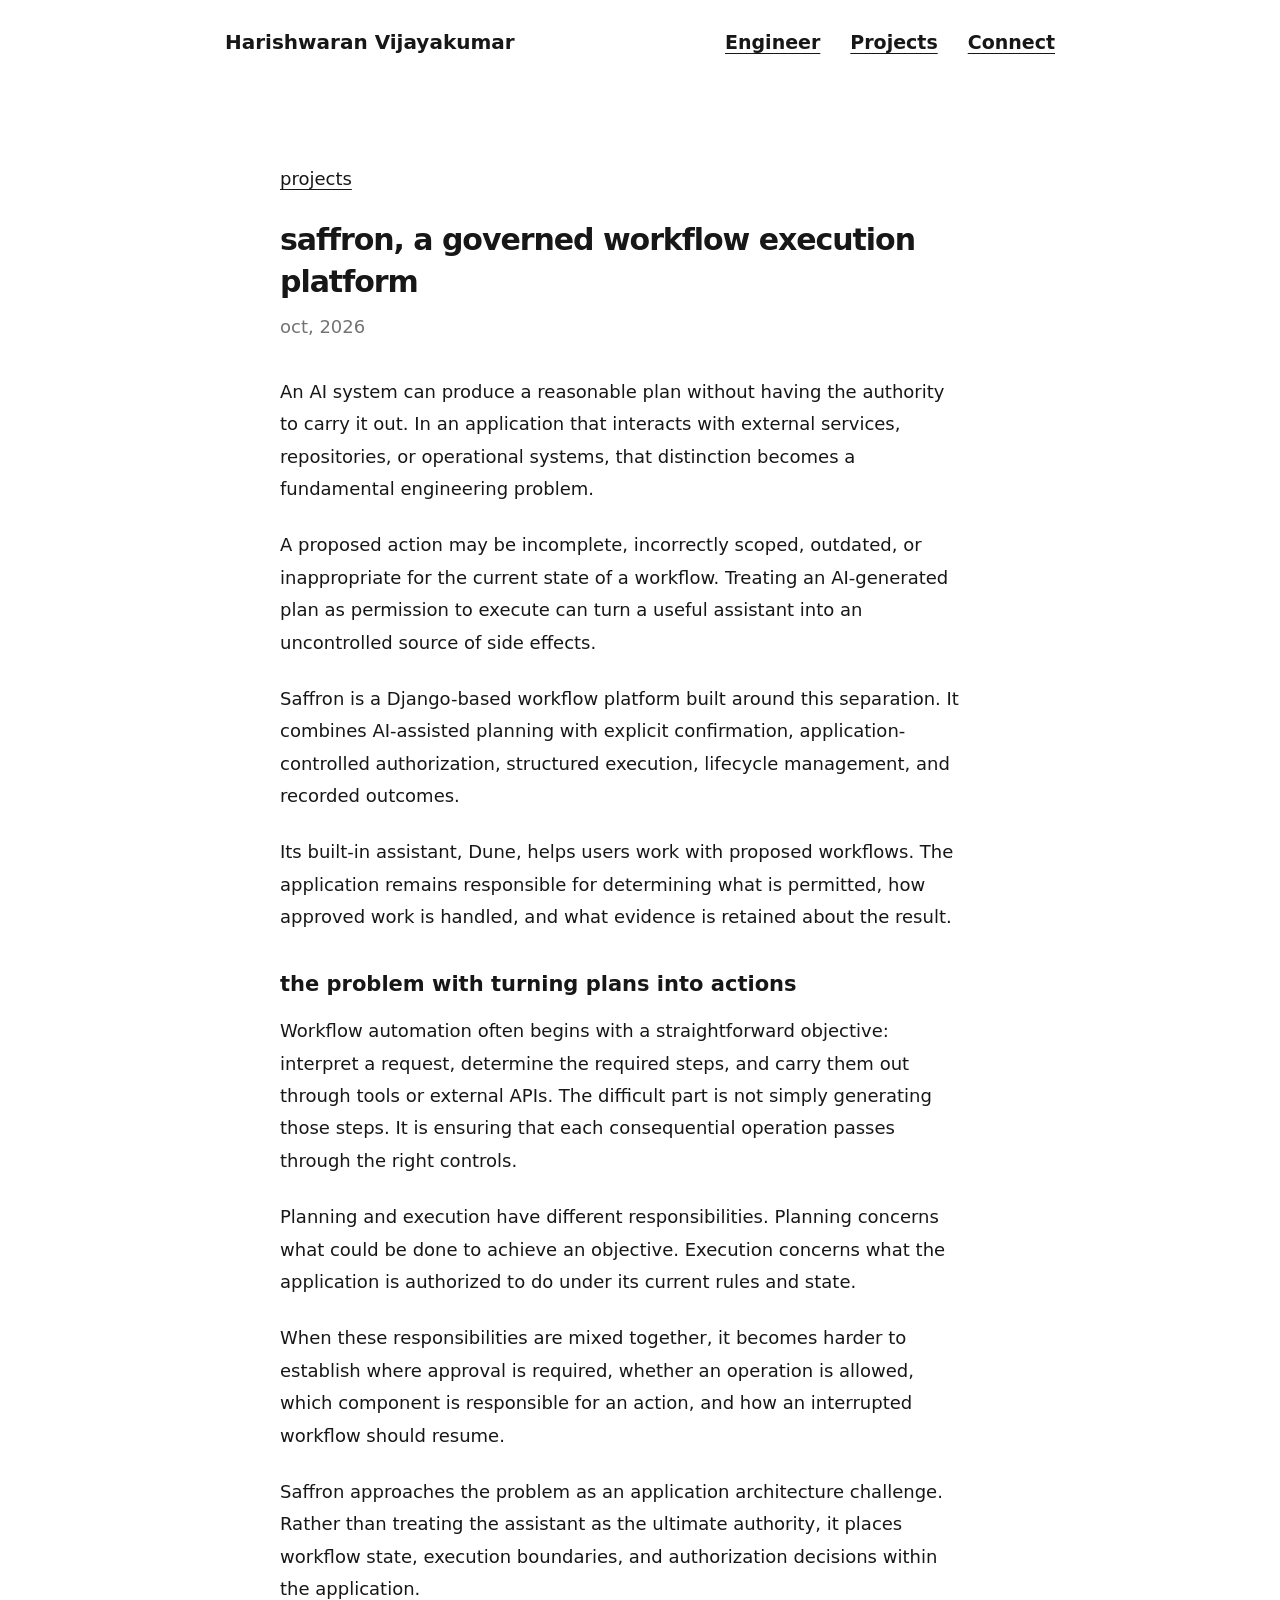
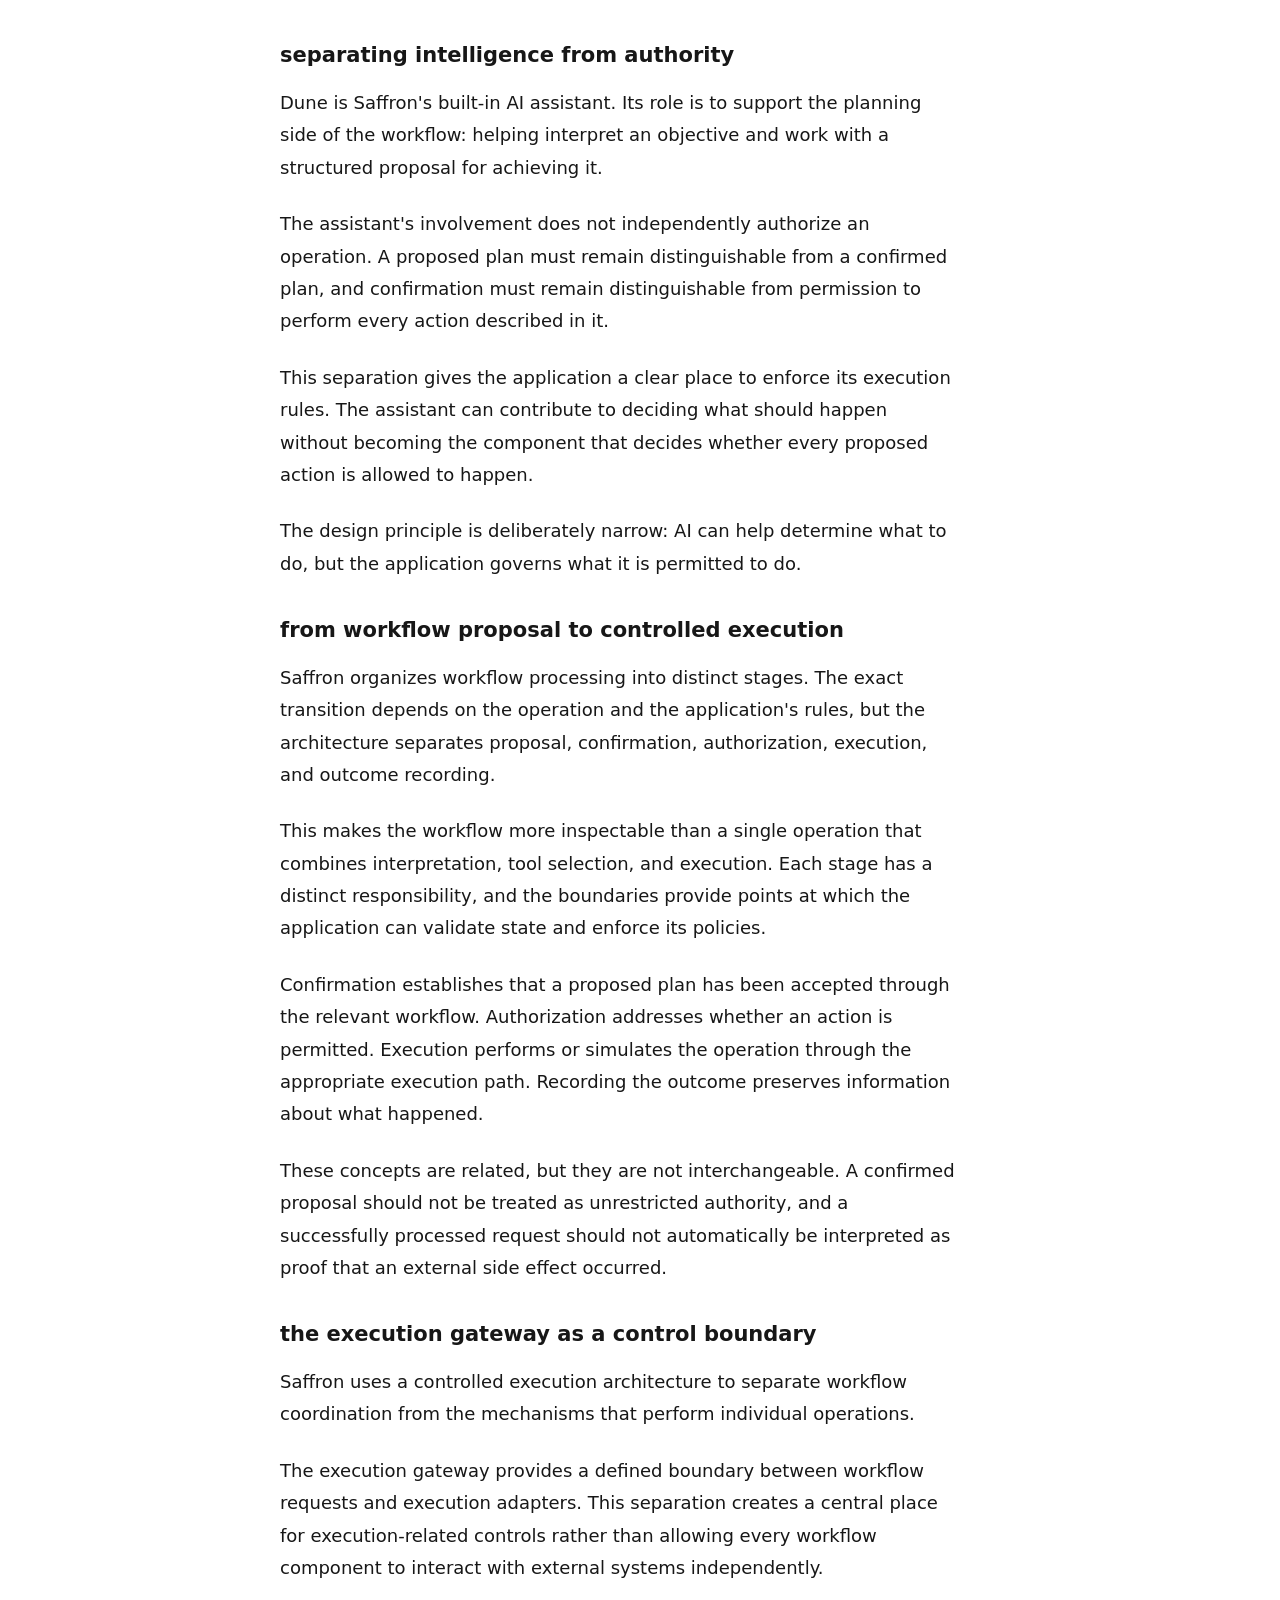
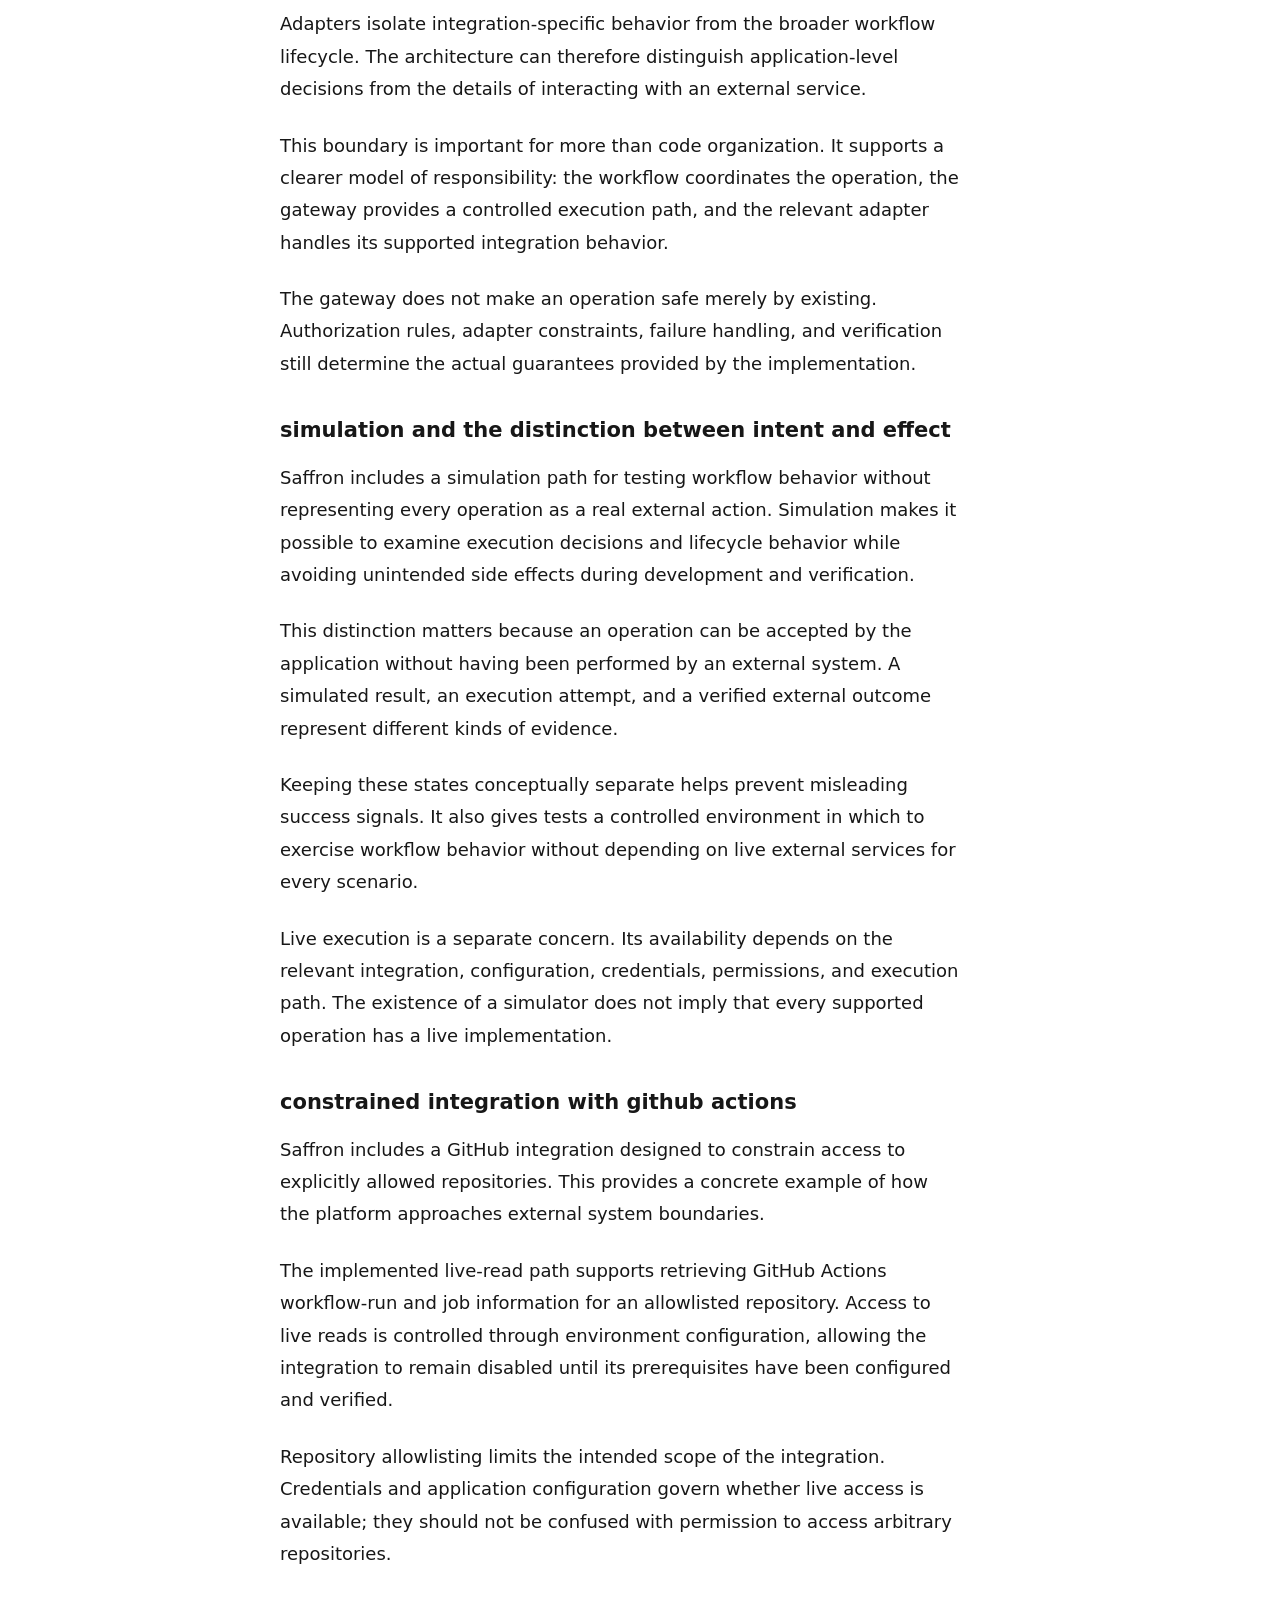
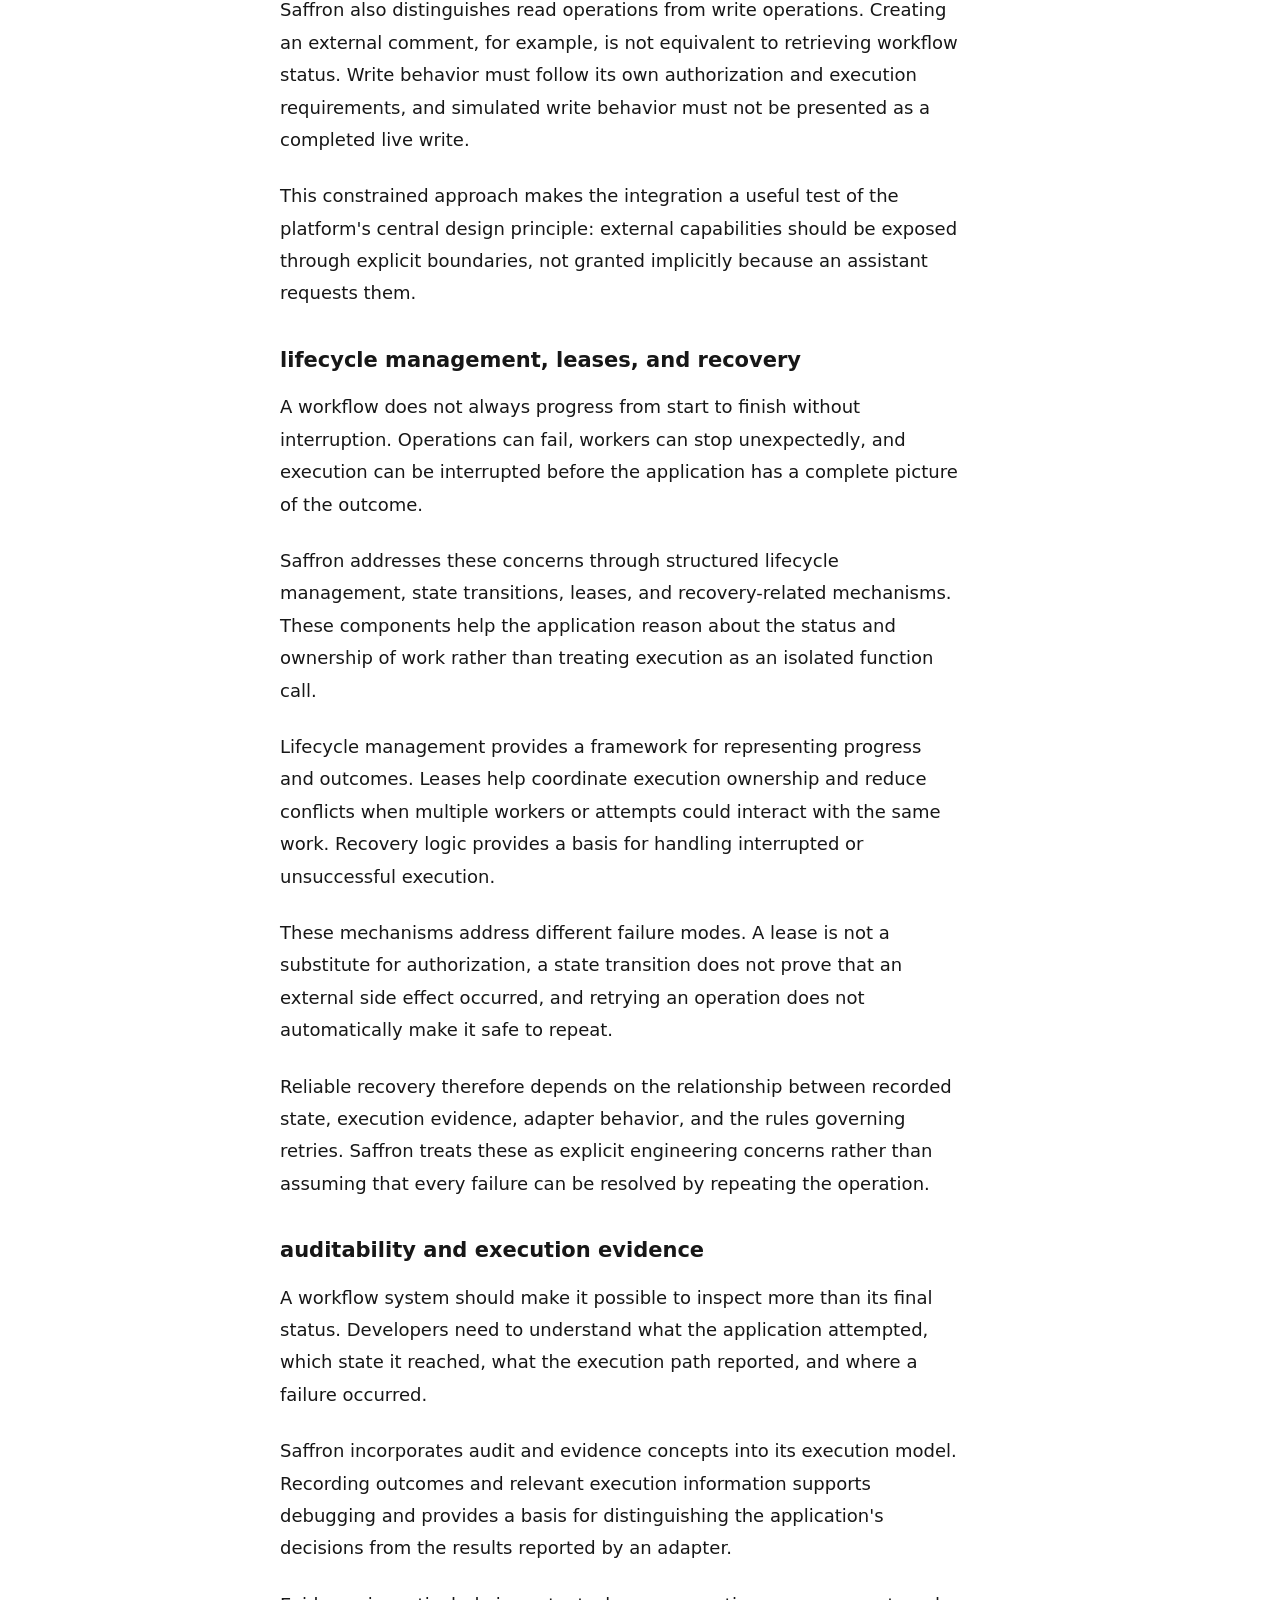
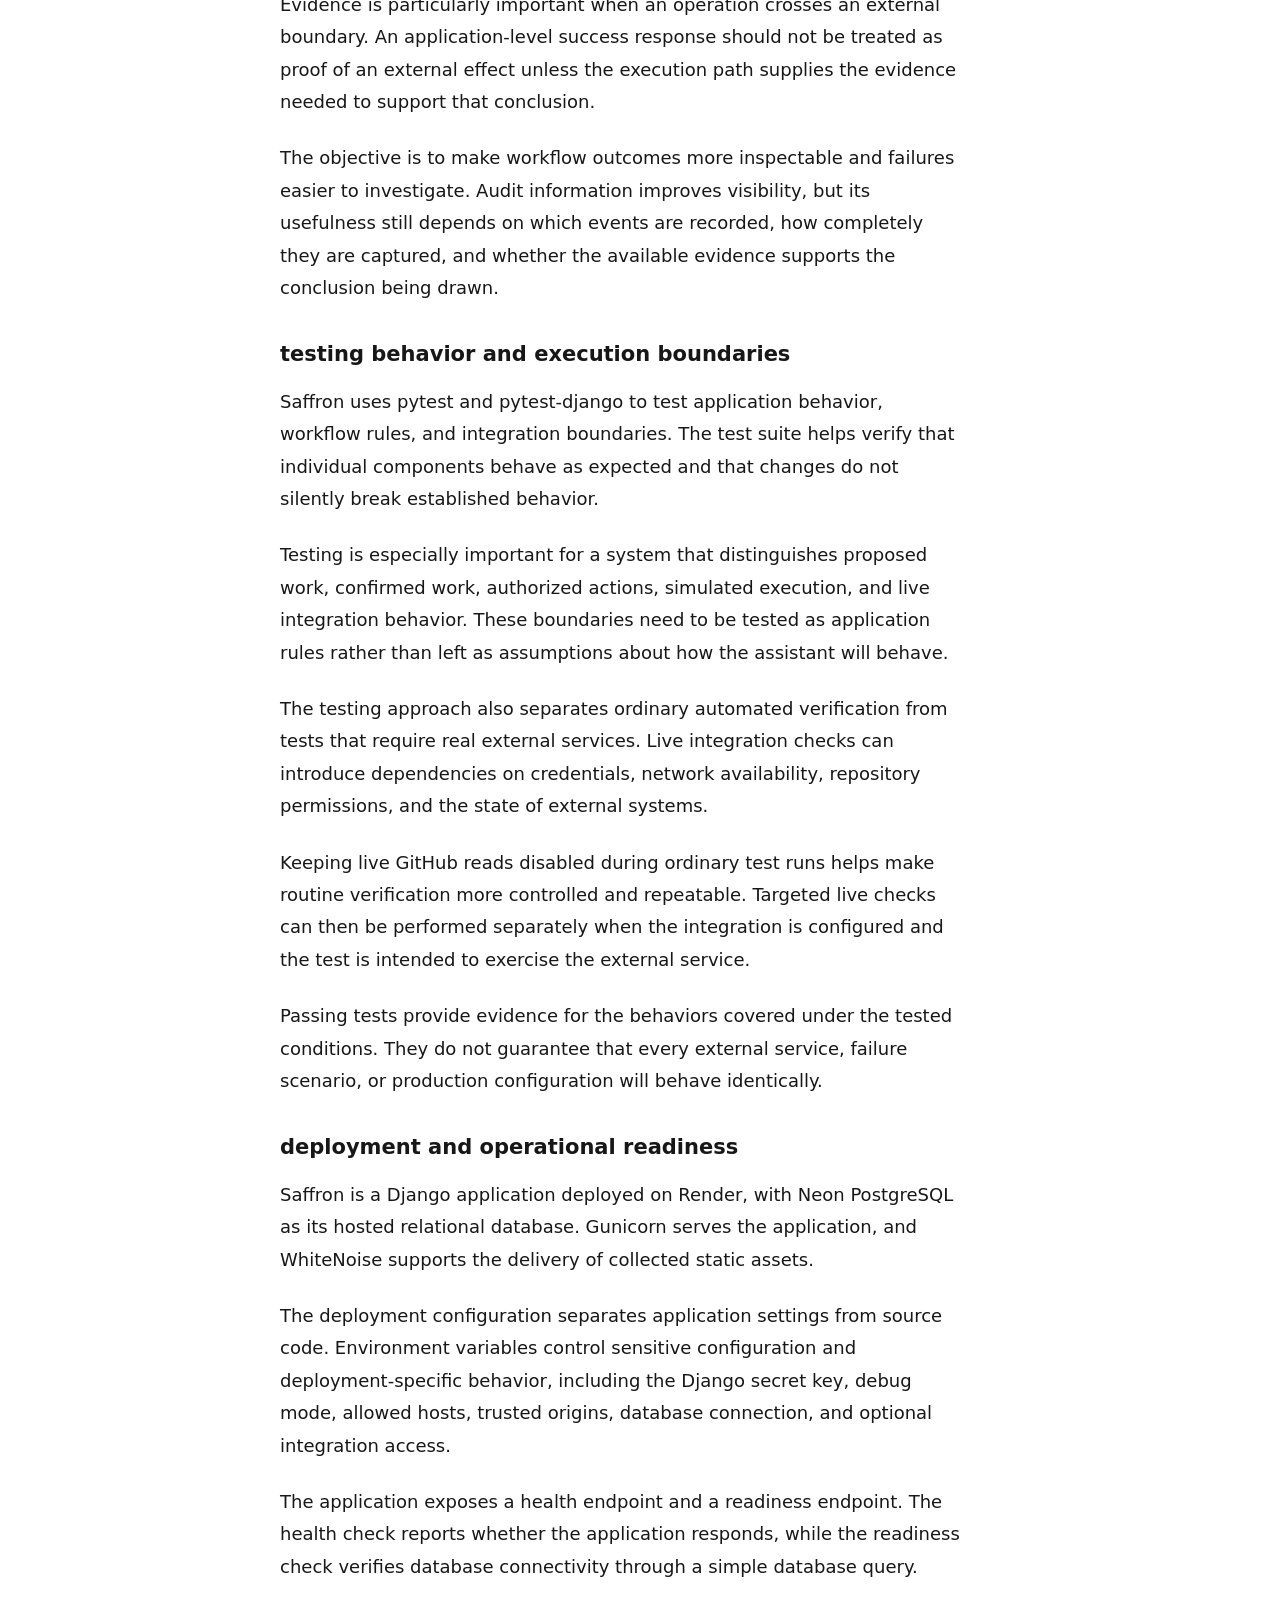
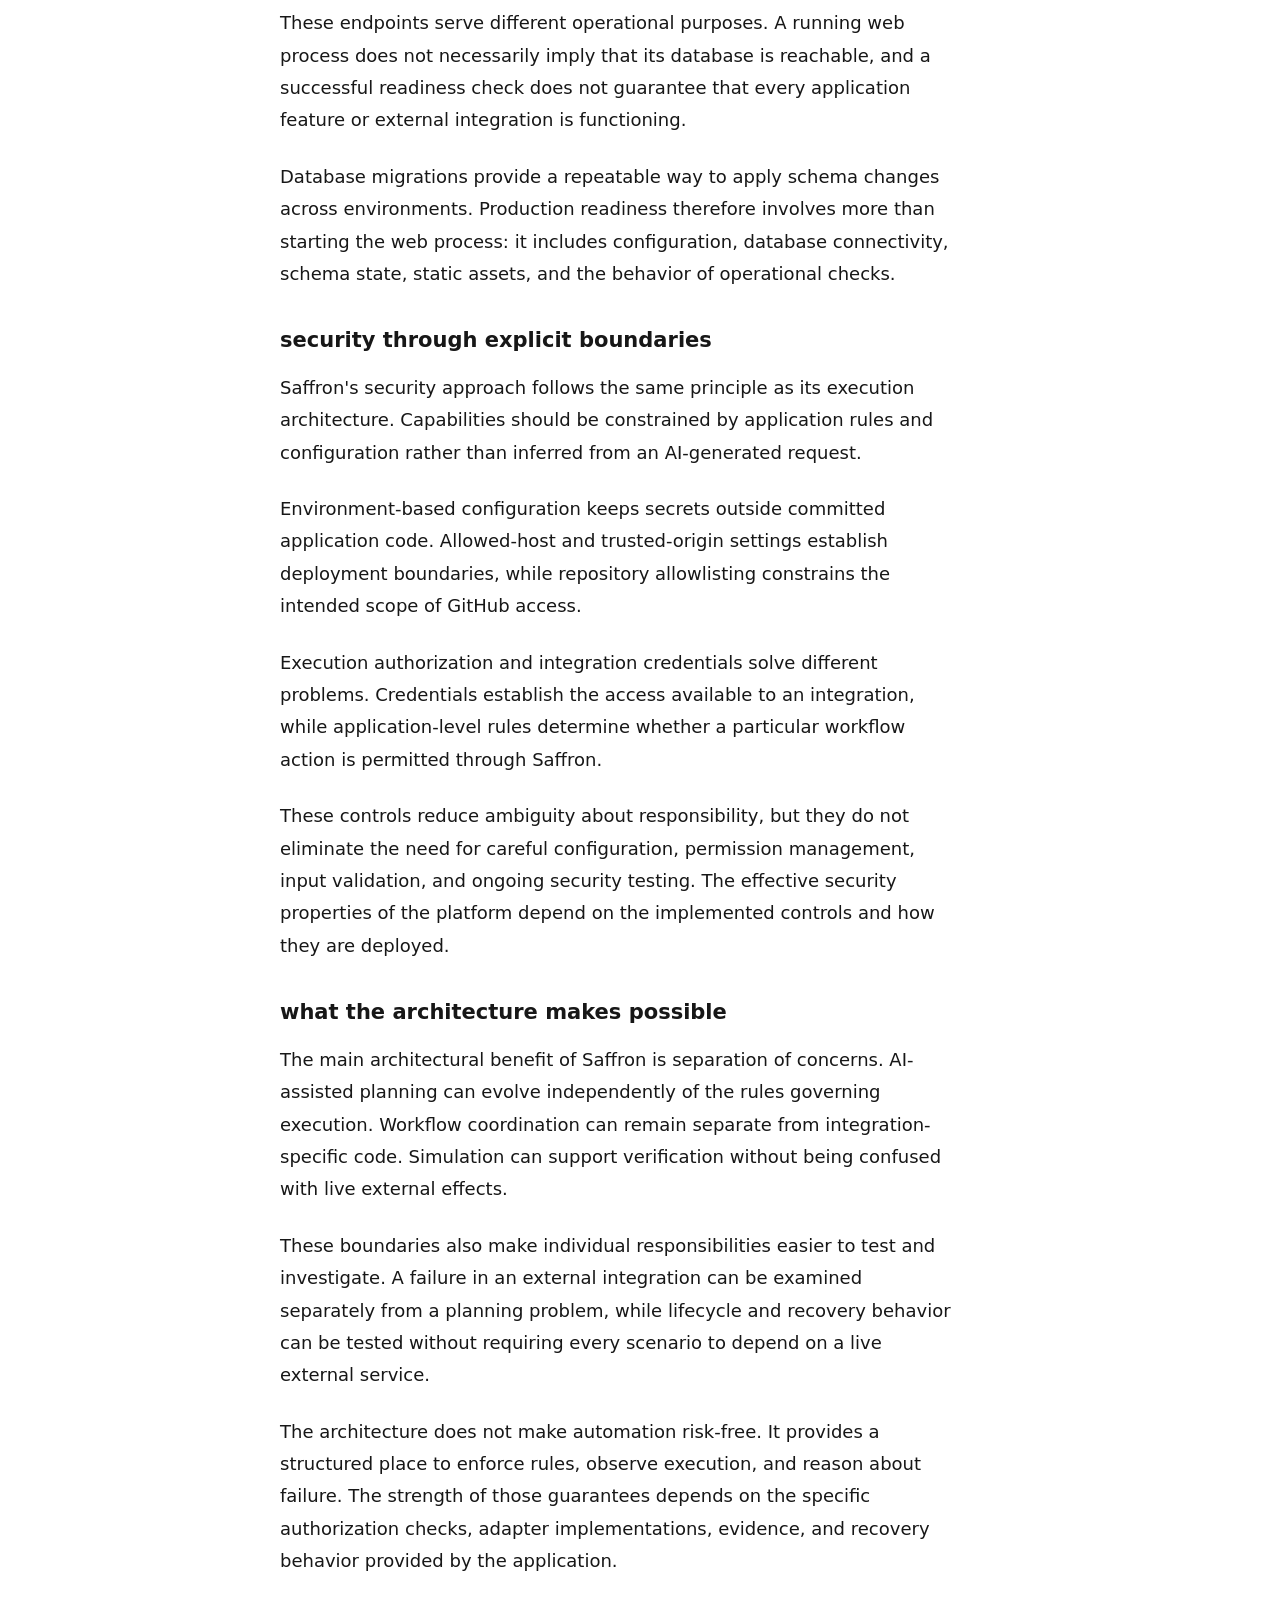
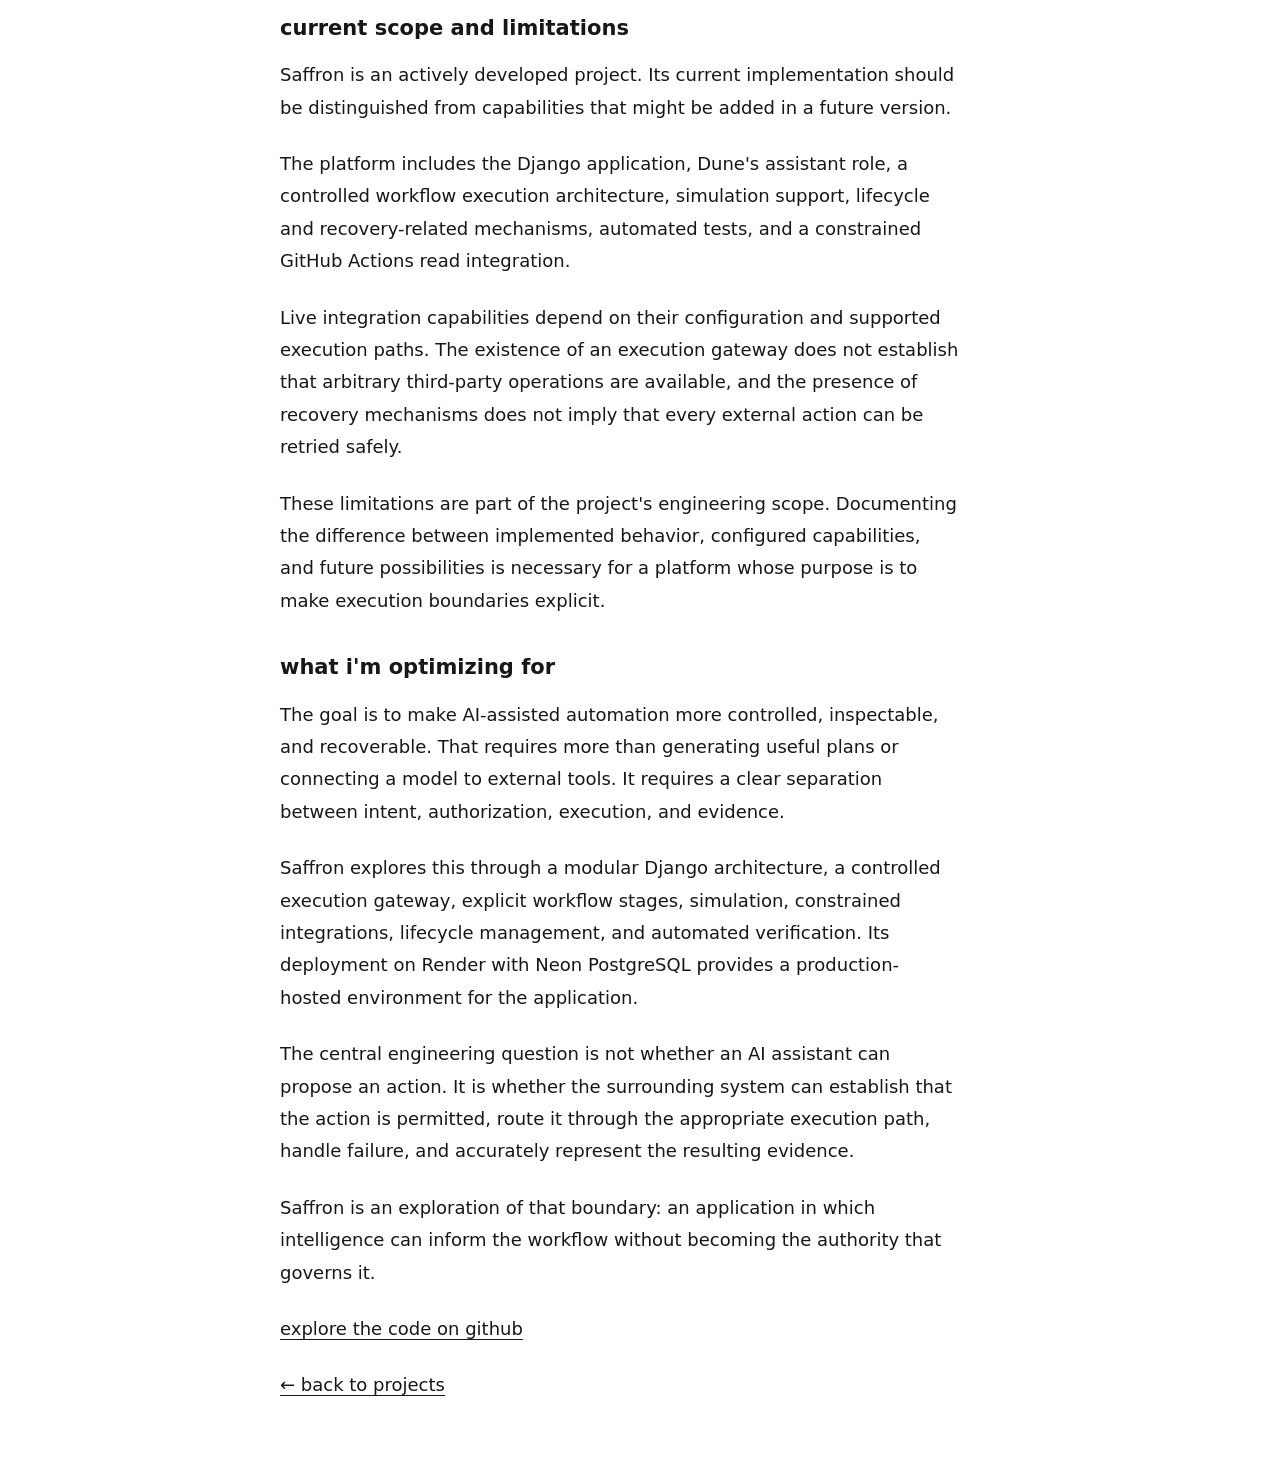
<file: projects/saffron.html>
<!DOCTYPE html>
<html lang="en">
<head>
  <meta charset="UTF-8">
  <meta name="viewport" content="width=device-width, initial-scale=1">
  <meta name="description" content="Saffron: a governed workflow execution platform exploring AI-assisted planning, explicit authorization, controlled execution, recovery, and auditable outcomes.">
  <title>Saffron | Harishwaran Vijayakumar</title>
  <link rel="stylesheet" href="../styles.css">
</head>
<body>
  <header class="site-header">
    <a class="site-name" href="../index.html">Harishwaran Vijayakumar</a>

    <nav aria-label="Main navigation">
      <a href="../engineer.html">Engineer</a>
      <a href="../projects.html" aria-current="page">Projects</a>
      <a href="../connect.html">Connect</a>
    </nav>
  </header>

  <main class="page-content project-detail">
    <p><a href="../projects.html">projects</a></p>

    <h1>saffron, a governed workflow execution platform</h1>

    <p class="project-subtitle">oct, 2026</p>

    <p>
      An AI system can produce a reasonable plan without having the
      authority to carry it out. In an application that interacts with
      external services, repositories, or operational systems, that
      distinction becomes a fundamental engineering problem.
    </p>

    <p>
      A proposed action may be incomplete, incorrectly scoped, outdated,
      or inappropriate for the current state of a workflow. Treating
      an AI-generated plan as permission to execute can turn a useful
      assistant into an uncontrolled source of side effects.
    </p>

    <p>
      Saffron is a Django-based workflow platform built around this
      separation. It combines AI-assisted planning with explicit
      confirmation, application-controlled authorization, structured
      execution, lifecycle management, and recorded outcomes.
    </p>

    <p>
      Its built-in assistant, Dune, helps users work with proposed
      workflows. The application remains responsible for determining
      what is permitted, how approved work is handled, and what
      evidence is retained about the result.
    </p>

    <h2>the problem with turning plans into actions</h2>

    <p>
      Workflow automation often begins with a straightforward objective:
      interpret a request, determine the required steps, and carry
      them out through tools or external APIs. The difficult part is
      not simply generating those steps. It is ensuring that each
      consequential operation passes through the right controls.
    </p>

    <p>
      Planning and execution have different responsibilities. Planning
      concerns what could be done to achieve an objective. Execution
      concerns what the application is authorized to do under its
      current rules and state.
    </p>

    <p>
      When these responsibilities are mixed together, it becomes
      harder to establish where approval is required, whether an
      operation is allowed, which component is responsible for an
      action, and how an interrupted workflow should resume.
    </p>

    <p>
      Saffron approaches the problem as an application architecture
      challenge. Rather than treating the assistant as the ultimate
      authority, it places workflow state, execution boundaries,
      and authorization decisions within the application.
    </p>

    <h2>separating intelligence from authority</h2>

    <p>
      Dune is Saffron's built-in AI assistant. Its role is to support
      the planning side of the workflow: helping interpret an objective
      and work with a structured proposal for achieving it.
    </p>

    <p>
      The assistant's involvement does not independently authorize
      an operation. A proposed plan must remain distinguishable from
      a confirmed plan, and confirmation must remain distinguishable
      from permission to perform every action described in it.
    </p>

    <p>
      This separation gives the application a clear place to enforce
      its execution rules. The assistant can contribute to deciding
      what should happen without becoming the component that decides
      whether every proposed action is allowed to happen.
    </p>

    <p>
      The design principle is deliberately narrow: AI can help
      determine what to do, but the application governs what it is
      permitted to do.
    </p>

    <h2>from workflow proposal to controlled execution</h2>

    <p>
      Saffron organizes workflow processing into distinct stages.
      The exact transition depends on the operation and the
      application's rules, but the architecture separates proposal,
      confirmation, authorization, execution, and outcome recording.
    </p>

    <p>
      This makes the workflow more inspectable than a single operation
      that combines interpretation, tool selection, and execution.
      Each stage has a distinct responsibility, and the boundaries
      provide points at which the application can validate state
      and enforce its policies.
    </p>

    <p>
      Confirmation establishes that a proposed plan has been accepted
      through the relevant workflow. Authorization addresses whether
      an action is permitted. Execution performs or simulates the
      operation through the appropriate execution path. Recording
      the outcome preserves information about what happened.
    </p>

    <p>
      These concepts are related, but they are not interchangeable.
      A confirmed proposal should not be treated as unrestricted
      authority, and a successfully processed request should not
      automatically be interpreted as proof that an external side
      effect occurred.
    </p>

    <h2>the execution gateway as a control boundary</h2>

    <p>
      Saffron uses a controlled execution architecture to separate
      workflow coordination from the mechanisms that perform
      individual operations.
    </p>

    <p>
      The execution gateway provides a defined boundary between
      workflow requests and execution adapters. This separation
      creates a central place for execution-related controls rather
      than allowing every workflow component to interact with
      external systems independently.
    </p>

    <p>
      Adapters isolate integration-specific behavior from the broader
      workflow lifecycle. The architecture can therefore distinguish
      application-level decisions from the details of interacting
      with an external service.
    </p>

    <p>
      This boundary is important for more than code organization.
      It supports a clearer model of responsibility: the workflow
      coordinates the operation, the gateway provides a controlled
      execution path, and the relevant adapter handles its supported
      integration behavior.
    </p>

    <p>
      The gateway does not make an operation safe merely by existing.
      Authorization rules, adapter constraints, failure handling,
      and verification still determine the actual guarantees
      provided by the implementation.
    </p>

    <h2>simulation and the distinction between intent and effect</h2>

    <p>
      Saffron includes a simulation path for testing workflow behavior
      without representing every operation as a real external action.
      Simulation makes it possible to examine execution decisions
      and lifecycle behavior while avoiding unintended side effects
      during development and verification.
    </p>

    <p>
      This distinction matters because an operation can be accepted
      by the application without having been performed by an external
      system. A simulated result, an execution attempt, and a verified
      external outcome represent different kinds of evidence.
    </p>

    <p>
      Keeping these states conceptually separate helps prevent
      misleading success signals. It also gives tests a controlled
      environment in which to exercise workflow behavior without
      depending on live external services for every scenario.
    </p>

    <p>
      Live execution is a separate concern. Its availability depends
      on the relevant integration, configuration, credentials,
      permissions, and execution path. The existence of a simulator
      does not imply that every supported operation has a live
      implementation.
    </p>

    <h2>constrained integration with github actions</h2>

    <p>
      Saffron includes a GitHub integration designed to constrain
      access to explicitly allowed repositories. This provides a
      concrete example of how the platform approaches external
      system boundaries.
    </p>

    <p>
      The implemented live-read path supports retrieving GitHub
      Actions workflow-run and job information for an allowlisted
      repository. Access to live reads is controlled through
      environment configuration, allowing the integration to remain
      disabled until its prerequisites have been configured and
      verified.
    </p>

    <p>
      Repository allowlisting limits the intended scope of the
      integration. Credentials and application configuration govern
      whether live access is available; they should not be confused
      with permission to access arbitrary repositories.
    </p>

    <p>
      Saffron also distinguishes read operations from write operations.
      Creating an external comment, for example, is not equivalent
      to retrieving workflow status. Write behavior must follow its
      own authorization and execution requirements, and simulated
      write behavior must not be presented as a completed live write.
    </p>

    <p>
      This constrained approach makes the integration a useful
      test of the platform's central design principle: external
      capabilities should be exposed through explicit boundaries,
      not granted implicitly because an assistant requests them.
    </p>

    <h2>lifecycle management, leases, and recovery</h2>

    <p>
      A workflow does not always progress from start to finish
      without interruption. Operations can fail, workers can stop
      unexpectedly, and execution can be interrupted before the
      application has a complete picture of the outcome.
    </p>

    <p>
      Saffron addresses these concerns through structured lifecycle
      management, state transitions, leases, and recovery-related
      mechanisms. These components help the application reason about
      the status and ownership of work rather than treating execution
      as an isolated function call.
    </p>

    <p>
      Lifecycle management provides a framework for representing
      progress and outcomes. Leases help coordinate execution
      ownership and reduce conflicts when multiple workers or
      attempts could interact with the same work. Recovery logic
      provides a basis for handling interrupted or unsuccessful
      execution.
    </p>

    <p>
      These mechanisms address different failure modes. A lease
      is not a substitute for authorization, a state transition
      does not prove that an external side effect occurred, and
      retrying an operation does not automatically make it safe
      to repeat.
    </p>

    <p>
      Reliable recovery therefore depends on the relationship
      between recorded state, execution evidence, adapter behavior,
      and the rules governing retries. Saffron treats these as
      explicit engineering concerns rather than assuming that
      every failure can be resolved by repeating the operation.
    </p>

    <h2>auditability and execution evidence</h2>

    <p>
      A workflow system should make it possible to inspect more
      than its final status. Developers need to understand what
      the application attempted, which state it reached, what
      the execution path reported, and where a failure occurred.
    </p>

    <p>
      Saffron incorporates audit and evidence concepts into its
      execution model. Recording outcomes and relevant execution
      information supports debugging and provides a basis for
      distinguishing the application's decisions from the results
      reported by an adapter.
    </p>

    <p>
      Evidence is particularly important when an operation crosses
      an external boundary. An application-level success response
      should not be treated as proof of an external effect unless
      the execution path supplies the evidence needed to support
      that conclusion.
    </p>

    <p>
      The objective is to make workflow outcomes more inspectable
      and failures easier to investigate. Audit information improves
      visibility, but its usefulness still depends on which events
      are recorded, how completely they are captured, and whether
      the available evidence supports the conclusion being drawn.
    </p>

    <h2>testing behavior and execution boundaries</h2>

    <p>
      Saffron uses pytest and pytest-django to test application
      behavior, workflow rules, and integration boundaries. The
      test suite helps verify that individual components behave
      as expected and that changes do not silently break established
      behavior.
    </p>

    <p>
      Testing is especially important for a system that distinguishes
      proposed work, confirmed work, authorized actions, simulated
      execution, and live integration behavior. These boundaries
      need to be tested as application rules rather than left
      as assumptions about how the assistant will behave.
    </p>

    <p>
      The testing approach also separates ordinary automated
      verification from tests that require real external services.
      Live integration checks can introduce dependencies on
      credentials, network availability, repository permissions,
      and the state of external systems.
    </p>

    <p>
      Keeping live GitHub reads disabled during ordinary test runs
      helps make routine verification more controlled and repeatable.
      Targeted live checks can then be performed separately when
      the integration is configured and the test is intended
      to exercise the external service.
    </p>

    <p>
      Passing tests provide evidence for the behaviors covered
      under the tested conditions. They do not guarantee that
      every external service, failure scenario, or production
      configuration will behave identically.
    </p>

    <h2>deployment and operational readiness</h2>

    <p>
      Saffron is a Django application deployed on Render, with
      Neon PostgreSQL as its hosted relational database. Gunicorn
      serves the application, and WhiteNoise supports the delivery
      of collected static assets.
    </p>

    <p>
      The deployment configuration separates application settings
      from source code. Environment variables control sensitive
      configuration and deployment-specific behavior, including
      the Django secret key, debug mode, allowed hosts, trusted
      origins, database connection, and optional integration access.
    </p>

    <p>
      The application exposes a health endpoint and a readiness
      endpoint. The health check reports whether the application
      responds, while the readiness check verifies database
      connectivity through a simple database query.
    </p>

    <p>
      These endpoints serve different operational purposes.
      A running web process does not necessarily imply that
      its database is reachable, and a successful readiness
      check does not guarantee that every application feature
      or external integration is functioning.
    </p>

    <p>
      Database migrations provide a repeatable way to apply
      schema changes across environments. Production readiness
      therefore involves more than starting the web process:
      it includes configuration, database connectivity, schema
      state, static assets, and the behavior of operational checks.
    </p>

    <h2>security through explicit boundaries</h2>

    <p>
      Saffron's security approach follows the same principle
      as its execution architecture. Capabilities should be
      constrained by application rules and configuration rather
      than inferred from an AI-generated request.
    </p>

    <p>
      Environment-based configuration keeps secrets outside
      committed application code. Allowed-host and trusted-origin
      settings establish deployment boundaries, while repository
      allowlisting constrains the intended scope of GitHub access.
    </p>

    <p>
      Execution authorization and integration credentials solve
      different problems. Credentials establish the access available
      to an integration, while application-level rules determine
      whether a particular workflow action is permitted through
      Saffron.
    </p>

    <p>
      These controls reduce ambiguity about responsibility, but
      they do not eliminate the need for careful configuration,
      permission management, input validation, and ongoing security
      testing. The effective security properties of the platform
      depend on the implemented controls and how they are deployed.
    </p>

    <h2>what the architecture makes possible</h2>

    <p>
      The main architectural benefit of Saffron is separation
      of concerns. AI-assisted planning can evolve independently
      of the rules governing execution. Workflow coordination
      can remain separate from integration-specific code. Simulation
      can support verification without being confused with live
      external effects.
    </p>

    <p>
      These boundaries also make individual responsibilities easier
      to test and investigate. A failure in an external integration
      can be examined separately from a planning problem, while
      lifecycle and recovery behavior can be tested without
      requiring every scenario to depend on a live external service.
    </p>

    <p>
      The architecture does not make automation risk-free.
      It provides a structured place to enforce rules, observe
      execution, and reason about failure. The strength of those
      guarantees depends on the specific authorization checks,
      adapter implementations, evidence, and recovery behavior
      provided by the application.
    </p>

    <h2>current scope and limitations</h2>

    <p>
      Saffron is an actively developed project. Its current
      implementation should be distinguished from capabilities
      that might be added in a future version.
    </p>

    <p>
      The platform includes the Django application, Dune's
      assistant role, a controlled workflow execution architecture,
      simulation support, lifecycle and recovery-related mechanisms,
      automated tests, and a constrained GitHub Actions read
      integration.
    </p>

    <p>
      Live integration capabilities depend on their configuration
      and supported execution paths. The existence of an execution
      gateway does not establish that arbitrary third-party
      operations are available, and the presence of recovery
      mechanisms does not imply that every external action can
      be retried safely.
    </p>

    <p>
      These limitations are part of the project's engineering
      scope. Documenting the difference between implemented
      behavior, configured capabilities, and future possibilities
      is necessary for a platform whose purpose is to make
      execution boundaries explicit.
    </p>

    <h2>what i'm optimizing for</h2>

    <p>
      The goal is to make AI-assisted automation more controlled,
      inspectable, and recoverable. That requires more than
      generating useful plans or connecting a model to external
      tools. It requires a clear separation between intent,
      authorization, execution, and evidence.
    </p>

    <p>
      Saffron explores this through a modular Django architecture,
      a controlled execution gateway, explicit workflow stages,
      simulation, constrained integrations, lifecycle management,
      and automated verification. Its deployment on Render
      with Neon PostgreSQL provides a production-hosted environment
      for the application.
    </p>

    <p>
      The central engineering question is not whether an AI
      assistant can propose an action. It is whether the surrounding
      system can establish that the action is permitted, route
      it through the appropriate execution path, handle failure,
      and accurately represent the resulting evidence.
    </p>

    <p>
      Saffron is an exploration of that boundary: an application
      in which intelligence can inform the workflow without
      becoming the authority that governs it.
    </p>

    <p>
      <a href="https://github.com/harishwaranvijayakumar-code/saffron"
         target="_blank"
         rel="noopener noreferrer">
        explore the code on github
      </a>
    </p>

    <p><a href="../projects.html">← back to projects</a></p>
  </main>
</body>
</html>
</file>
<file: styles.css>
/* Theme variables */
:root {
  color-scheme: light dark;
  --background: #ffffff;
  --foreground: #171717;
  --muted: #737373;
  --border: #d6d6d6;
}

@media (prefers-color-scheme: dark) {
  :root {
    --background: #0a0a0a;
    --foreground: #ededed;
    --muted: #999999;
    --border: #414141;
  }
}

/* Reset */
*,
*::before,
*::after {
  box-sizing: border-box;
}

html {
  min-height: 100%;
  scroll-behavior: smooth;
  -webkit-text-size-adjust: 100%;
  tab-size: 4;
}

body {
  min-height: 100vh;
  margin: 0;
  background: var(--background);
  color: var(--foreground);
  font-family: ui-sans-serif, system-ui, sans-serif,
    "Apple Color Emoji", "Segoe UI Emoji", "Segoe UI Symbol",
    "Noto Color Emoji";
  font-size: 16px;
  font-weight: 400;
  line-height: 1.6;
  -webkit-font-smoothing: antialiased;
  -moz-osx-font-smoothing: grayscale;
  text-rendering: optimizeLegibility;
  -webkit-tap-highlight-color: transparent;
}

/* Links */
a {
  color: inherit;
  text-decoration: underline;
  text-decoration-thickness: 1px;
  text-underline-offset: 4px;
  transition: opacity 150ms ease;
}

a:hover {
  opacity: 0.65;
}

a:focus-visible {
  outline: 2px solid currentColor;
  outline-offset: 4px;
}

/* Header and navigation */
.site-header {
  width: min(100% - 64px, 830px);
  margin: 0 auto;
  padding-top: 26px;
  display: flex;
  justify-content: space-between;
  align-items: center;
  gap: 24px;
}

.site-name {
  font-size: 20px;
  font-weight: 700;
  text-decoration: none;
  white-space: nowrap;
}

.site-header nav,
.site-nav {
  display: flex;
  align-items: center;
  gap: 30px;
}

.site-header nav a,
.site-nav a {
  font-size: 19px;
  font-weight: 700;
  white-space: nowrap;
}

/* Homepage introduction */
.intro {
  width: min(100% - 64px, 890px);
  min-height: calc(100vh - 72px);
  min-height: calc(100svh - 72px);
  margin: 0 auto;
  display: flex;
  flex-direction: row;
  justify-content: space-between;
  align-items: center;
  gap: 32px;
  padding-bottom: 30px;
}

.intro-content {
  flex: 1;
  min-width: 0;
  max-width: 590px;
}

.intro h1 {
  margin: 0 0 28px;
  font-size: 28px;
  font-weight: 700;
  line-height: 1.4;
  letter-spacing: -0.035em;
}

.intro p {
  margin: 0 0 24px;
  font-size: 20px;
  font-weight: 500;
  line-height: 1.7;
}

.intro p:last-child {
  margin-bottom: 0;
}

/* Homepage profile photo */
.profile-photo {
  display: block;
  width: 140px;
  height: 180px;
  flex: 0 0 140px;
  object-fit: cover;
  object-position: center;
  border-radius: 10px;
}

/* Optional homepage text wrapper */
.intro-copy {
  width: 100%;
  max-width: 590px;
  padding-bottom: 18px;
  font-size: 20px;
  line-height: 1.7;
}

.intro-copy p {
  margin: 0 0 24px;
}

.intro-copy p:last-child {
  margin-bottom: 0;
}

/* Shared content pages */
.page-content {
  width: min(100% - 64px, 830px);
  margin: 0 auto;
  padding-top: 105px;
  padding-bottom: 60px;
}

.page-content h1 {
  margin: 0 0 30px;
  font-size: 28px;
  font-weight: 700;
  line-height: 1.4;
  letter-spacing: -0.025em;
}

.page-content p {
  max-width: 680px;
  margin: 0 0 24px;
  font-size: 18px;
  font-weight: 400;
  line-height: 1.8;
}

.page-content p:last-child {
  margin-bottom: 0;
}

/* Project list */
.project-list {
  display: flex;
  flex-direction: column;
  align-items: flex-start;
  gap: 28px;
}

.project-item {
  display: flex;
  flex-direction: column;
  align-items: flex-start;
  gap: 4px;
}

.project-item a {
  font-size: 19px;
  font-weight: 600;
  line-height: 1.6;
}

.project-item time,
.project-meta {
  color: var(--muted);
  font-size: 14px;
}

/* Project detail pages */
.project-detail {
  max-width: 720px;
}

.project-detail h1 {
  margin-bottom: 8px;
  font-size: 30px;
  font-weight: 700;
  line-height: 1.4;
  letter-spacing: -0.035em;
}

.project-detail .project-subtitle {
  margin-bottom: 32px;
  color: var(--muted);
}

.project-detail h2 {
  margin-top: 34px;
  margin-bottom: 14px;
  font-size: 21px;
  font-weight: 700;
}

.project-detail ul {
  padding-left: 22px;
}

.project-detail li {
  margin-bottom: 10px;
  line-height: 1.7;
}

/* Connect page */
.connect-layout {
  display: grid;
  grid-template-columns: minmax(0, 1fr) minmax(0, 1fr);
  gap: 64px;
  align-items: start;
  width: 100%;
}

.social-links {
  min-width: 0;
  display: flex;
  flex-direction: column;
  align-items: flex-start;
  gap: 22px;
}

.social-links p {
  margin: 0;
  font-size: 17px;
  line-height: 1.7;
  overflow-wrap: anywhere;
}

.contact-form {
  display: flex;
  flex-direction: column;
  gap: 14px;
  width: 100%;
  max-width: 420px;
  justify-self: start;
  min-width: 0;
}

.contact-form h1,
.contact-heading {
  margin: 0 0 8px;
  font-size: 21px;
  font-weight: 700;
}

.contact-form form {
  display: flex;
  flex-direction: column;
  align-items: stretch;
  gap: 0;
  width: 100%;
}

.contact-form label {
  display: block;
  margin: 0 0 8px;
  font-size: 16px;
  font-weight: 500;
}

.contact-form input,
.contact-form textarea {
  display: block;
  width: 100%;
  margin: 0 0 20px;
  padding: 12px;
  border: 1px solid var(--border);
  border-radius: 8px;
  background: transparent;
  color: var(--foreground);
  font: inherit;
  font-size: 16px;
  outline-offset: 3px;
}

.contact-form input {
  min-height: 50px;
}

.contact-form textarea {
  min-height: 108px;
  resize: vertical;
}

.contact-form button {
  align-self: flex-start;
  padding: 10px 18px;
  border: 1px solid var(--border);
  border-radius: 8px;
  background: transparent;
  color: var(--foreground);
  font: inherit;
  font-size: 17px;
  font-weight: 600;
  cursor: pointer;
  transition: opacity 150ms ease;
}

.contact-form button:hover {
  opacity: 0.7;
}

/* Keep desktop-style layout on mobile */
@media (max-width: 650px) {
  body {
    font-size: 16px;
  }

  .site-header {
    width: min(100% - 36px, 830px);
    padding-top: 22px;
    flex-direction: column;
    align-items: flex-start;
    gap: 20px;
  }

  .site-name {
    font-size: 18px;
  }

  .site-header nav,
  .site-nav {
    display: flex;
    flex-direction: row;
    flex-wrap: nowrap;
    gap: 20px;
    max-width: 100%;
    overflow-x: auto;
    padding-bottom: 4px;
  }

  .site-header nav a,
  .site-nav a {
    flex: 0 0 auto;
    font-size: 16px;
  }

  /* Keep portrait and introduction side by side */
  .intro {
    width: min(100% - 36px, 890px);
    min-height: calc(100svh - 110px);
    display: flex;
    flex-direction: row;
    align-items: center;
    justify-content: space-between;
    gap: 18px;
    padding-top: 80px;
    padding-bottom: 24px;
  }

  .intro-content {
    flex: 1;
    min-width: 0;
    max-width: 590px;
  }

  .intro h1 {
    font-size: 24px;
    margin-bottom: 20px;
  }

  .intro p,
  .intro-copy {
    font-size: 17px;
    line-height: 1.7;
  }

  .intro p,
  .intro-copy p {
    margin-bottom: 18px;
  }

  .profile-photo {
    width: 100px;
    height: 130px;
    flex: 0 0 100px;
    object-fit: cover;
    object-position: center;
    border-radius: 10px;
  }

  /* Shared content pages */
  .page-content {
    width: calc(100% - 36px);
    padding-top: 64px;
    padding-bottom: 40px;
  }

  .page-content h1 {
    font-size: 24px;
  }

  .page-content p {
    font-size: 16px;
    line-height: 1.75;
  }

  /* Connect page */
  .connect-layout {
    grid-template-columns: minmax(0, 1fr);
    gap: 42px;
  }

  .contact-form {
    max-width: 100%;
  }

  /* Project details */
  .project-detail h1 {
    font-size: 25px;
  }

  .project-detail h2 {
    font-size: 19px;
  }

  .project-item a {
    font-size: 17px;
  }

  .social-links p {
    font-size: 16px;
  }
}

/* Very narrow screens: prevent the intro from becoming unusable */
@media (max-width: 380px) {
  .intro {
    gap: 12px;
  }

  .profile-photo {
    width: 80px;
    height: 104px;
    flex-basis: 80px;
  }

  .intro h1 {
    font-size: 21px;
  }

  .intro p,
  .intro-copy {
    font-size: 15px;
    line-height: 1.6;
  }
}

/* Respect reduced-motion preferences */
@media (prefers-reduced-motion: reduce) {
  html {
    scroll-behavior: auto;
  }

  *,
  *::before,
  *::after {
    transition: none !important;
  }
}
</file>
